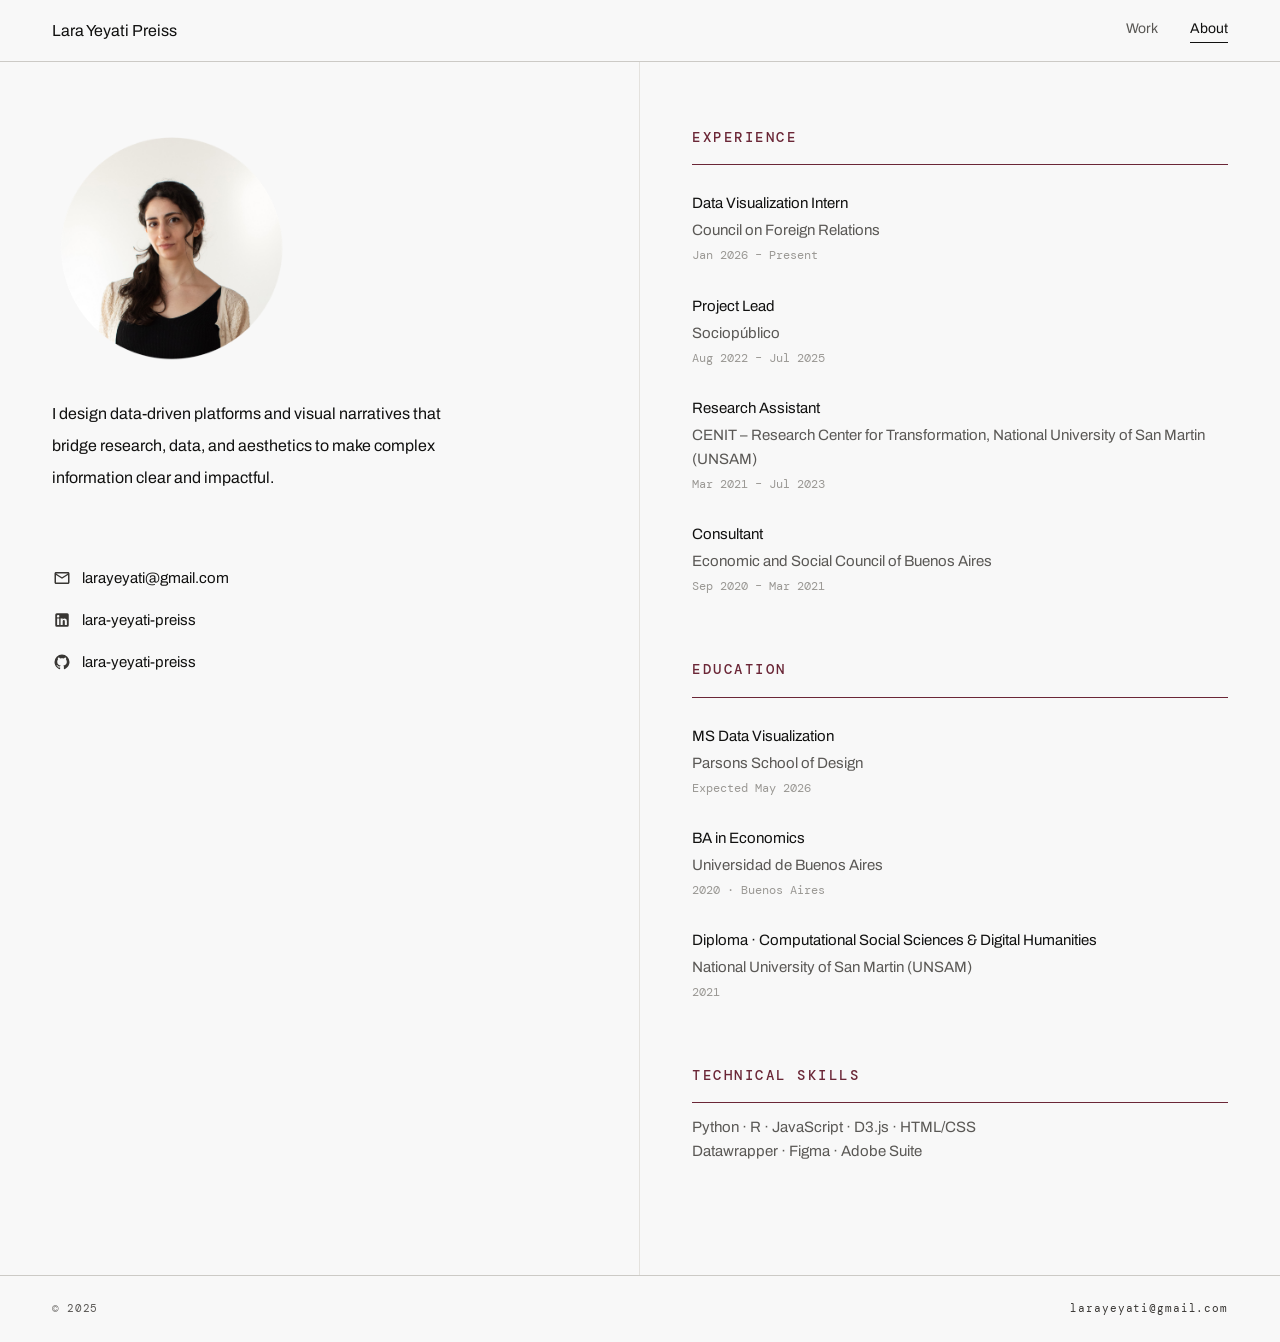
<file: about.html>
<!DOCTYPE html>
<html lang="en">
<head>
  <meta charset="UTF-8" />
  <meta name="viewport" content="width=device-width, initial-scale=1.0" />
  <title>About — Lara Yeyati Preiss</title>
  <link rel="preconnect" href="https://fonts.googleapis.com" />
  <link rel="preconnect" href="https://fonts.gstatic.com" crossorigin />
  <link href="https://fonts.googleapis.com/css2?family=Newsreader:ital,opsz,wght@0,6..72,400;0,6..72,600;1,6..72,400&family=Archivo:ital,wght@0,400;0,500;1,400&family=DM+Mono:wght@400&display=swap" rel="stylesheet" />
  <link rel="stylesheet" href="css/style.css" />
</head>
<body>

<header>
  <a class="logo" href="index.html">Lara Yeyati Preiss</a>
  <nav>
    <a href="index.html">Work</a>
    <a href="about.html" class="active">About</a>
  </nav>
</header>

<div class="about-layout">

  <div class="about-bio-col">

    <div class="about-portrait">
      <img src="images/portrait.png" alt="Lara Yeyati Preiss"
           onerror="this.parentElement.style.display='none'">
    </div>

    <p class="about-bio">
      I design data-driven platforms and visual narratives that bridge research, data, and aesthetics to make complex information clear and impactful.
<br><br>
    </p>

    <div class="about-contact">
      <a href="mailto:larayeyati@gmail.com" class="about-contact-link">
        <span class="contact-icon"><svg viewBox="0 0 24 24"><path d="M20 4H4C2.9 4 2 4.9 2 6v12c0 1.1.9 2 2 2h16c1.1 0 2-.9 2-2V6c0-1.1-.9-2-2-2zm0 2-8 5-8-5h16zm0 12H4V8l8 5 8-5v10z"/></svg></span>
        larayeyati&#64;gmail.com
      </a>
      <a href="https://www.linkedin.com/in/lara-yeyati-preiss-a7b8971a0/" target="_blank" class="about-contact-link">
        <span class="contact-icon"><svg viewBox="0 0 24 24"><path d="M19 3A2 2 0 0 1 21 5V19A2 2 0 0 1 19 21H5A2 2 0 0 1 3 19V5A2 2 0 0 1 5 3H19M18.5 18.5V13.2A3.26 3.26 0 0 0 15.24 9.94C14.39 9.94 13.4 10.46 12.92 11.24V10.13H10.13V18.5H12.92V13.57A1.46 1.46 0 0 1 14.38 12.11C15.18 12.11 15.75 12.68 15.75 13.57V18.5H18.5M6.88 8.56A1.68 1.68 0 0 0 8.56 6.88C8.56 5.95 7.81 5.19 6.88 5.19A1.69 1.69 0 0 0 5.19 6.88C5.19 7.81 5.95 8.56 6.88 8.56M8.27 18.5V10.13H5.5V18.5H8.27Z"/></svg></span>
        lara-yeyati-preiss
      </a>
      <a href="https://github.com/lara-yeyati-preiss" target="_blank" class="about-contact-link">
        <span class="contact-icon"><svg viewBox="0 0 24 24"><path d="M12 2A10 10 0 0 0 2 12c0 4.42 2.87 8.17 6.84 9.5.5.08.66-.23.66-.5v-1.69c-2.77.6-3.36-1.34-3.36-1.34-.46-1.16-1.11-1.47-1.11-1.47-.91-.62.07-.6.07-.6 1 .07 1.53 1.03 1.53 1.03.87 1.52 2.34 1.07 2.91.83.09-.65.35-1.09.63-1.34-2.22-.25-4.55-1.11-4.55-4.92 0-1.11.38-2 1.03-2.71-.1-.25-.45-1.29.1-2.64 0 0 .84-.27 2.75 1.02.79-.22 1.65-.33 2.5-.33.85 0 1.71.11 2.5.33 1.91-1.29 2.75-1.02 2.75-1.02.55 1.35.2 2.39.1 2.64.65.71 1.03 1.6 1.03 2.71 0 3.82-2.34 4.66-4.57 4.91.36.31.69.92.69 1.85V21c0 .27.16.59.67.5C19.14 20.16 22 16.42 22 12A10 10 0 0 0 12 2z"/></svg></span>
        lara-yeyati-preiss
      </a>
    </div>
  </div>

  <div class="about-cv-col">

    <div class="cv-block">
      <div class="cv-head">Experience</div>
      <div class="cv-item">
        <div class="cv-item-sub">Data Visualization Intern</div>
        <div class="cv-item-title">Council on Foreign Relations</div>
        <div class="cv-item-date">Jan 2026 &#8211; Present</div>
      </div>
      <div class="cv-item">
        <div class="cv-item-sub">Project Lead</div>
        <div class="cv-item-title">Sociopúblico</div>
        <div class="cv-item-date">Aug 2022 &#8211; Jul 2025</div>
      </div>
      <div class="cv-item">
        <div class="cv-item-sub">Research Assistant</div>
        <div class="cv-item-title">CENIT &#8211; Research Center for Transformation, National University of San Martin (UNSAM)</div>
        <div class="cv-item-date">Mar 2021 &#8211; Jul 2023</div>
      </div>
      <div class="cv-item">
        <div class="cv-item-sub">Consultant</div>
        <div class="cv-item-title">Economic and Social Council of Buenos Aires</div>
        <div class="cv-item-date">Sep 2020 &#8211; Mar 2021</div>
      </div>
    </div>

    <div class="cv-block">
      <div class="cv-head">Education</div>
      <div class="cv-item">
        <div class="cv-item-sub">MS Data Visualization</div>
        <div class="cv-item-title">Parsons School of Design</div>
        <div class="cv-item-date">Expected May 2026</div>
      </div>
      <div class="cv-item">
        <div class="cv-item-sub">BA in Economics</div>
        <div class="cv-item-title">Universidad de Buenos Aires</div>
        <div class="cv-item-date">2020 &#183; Buenos Aires</div>
      </div>
      <div class="cv-item">
        <div class="cv-item-sub">Diploma &#183; Computational Social Sciences &amp; Digital Humanities</div>
        <div class="cv-item-title">National University of San Martin (UNSAM)</div>
        <div class="cv-item-date">2021</div>
      </div>
    </div>
    <div class="cv-block">
      <div class="cv-head">Technical Skills</div>
      <div class="cv-item-title">Python · R · JavaScript · D3.js · HTML/CSS</div>
      <div class="cv-item-title">Datawrapper · Figma · Adobe Suite</div>
      </div>
    </div>
 
  </div>
</div>
  </div>
</div>

<footer>
  <span class="footer-year">&#169; 2025</span>
  <a href="mailto:larayeyati@gmail.com" class="footer-email">larayeyati&#64;gmail.com</a>
</footer>

</body>
</html>
</file>
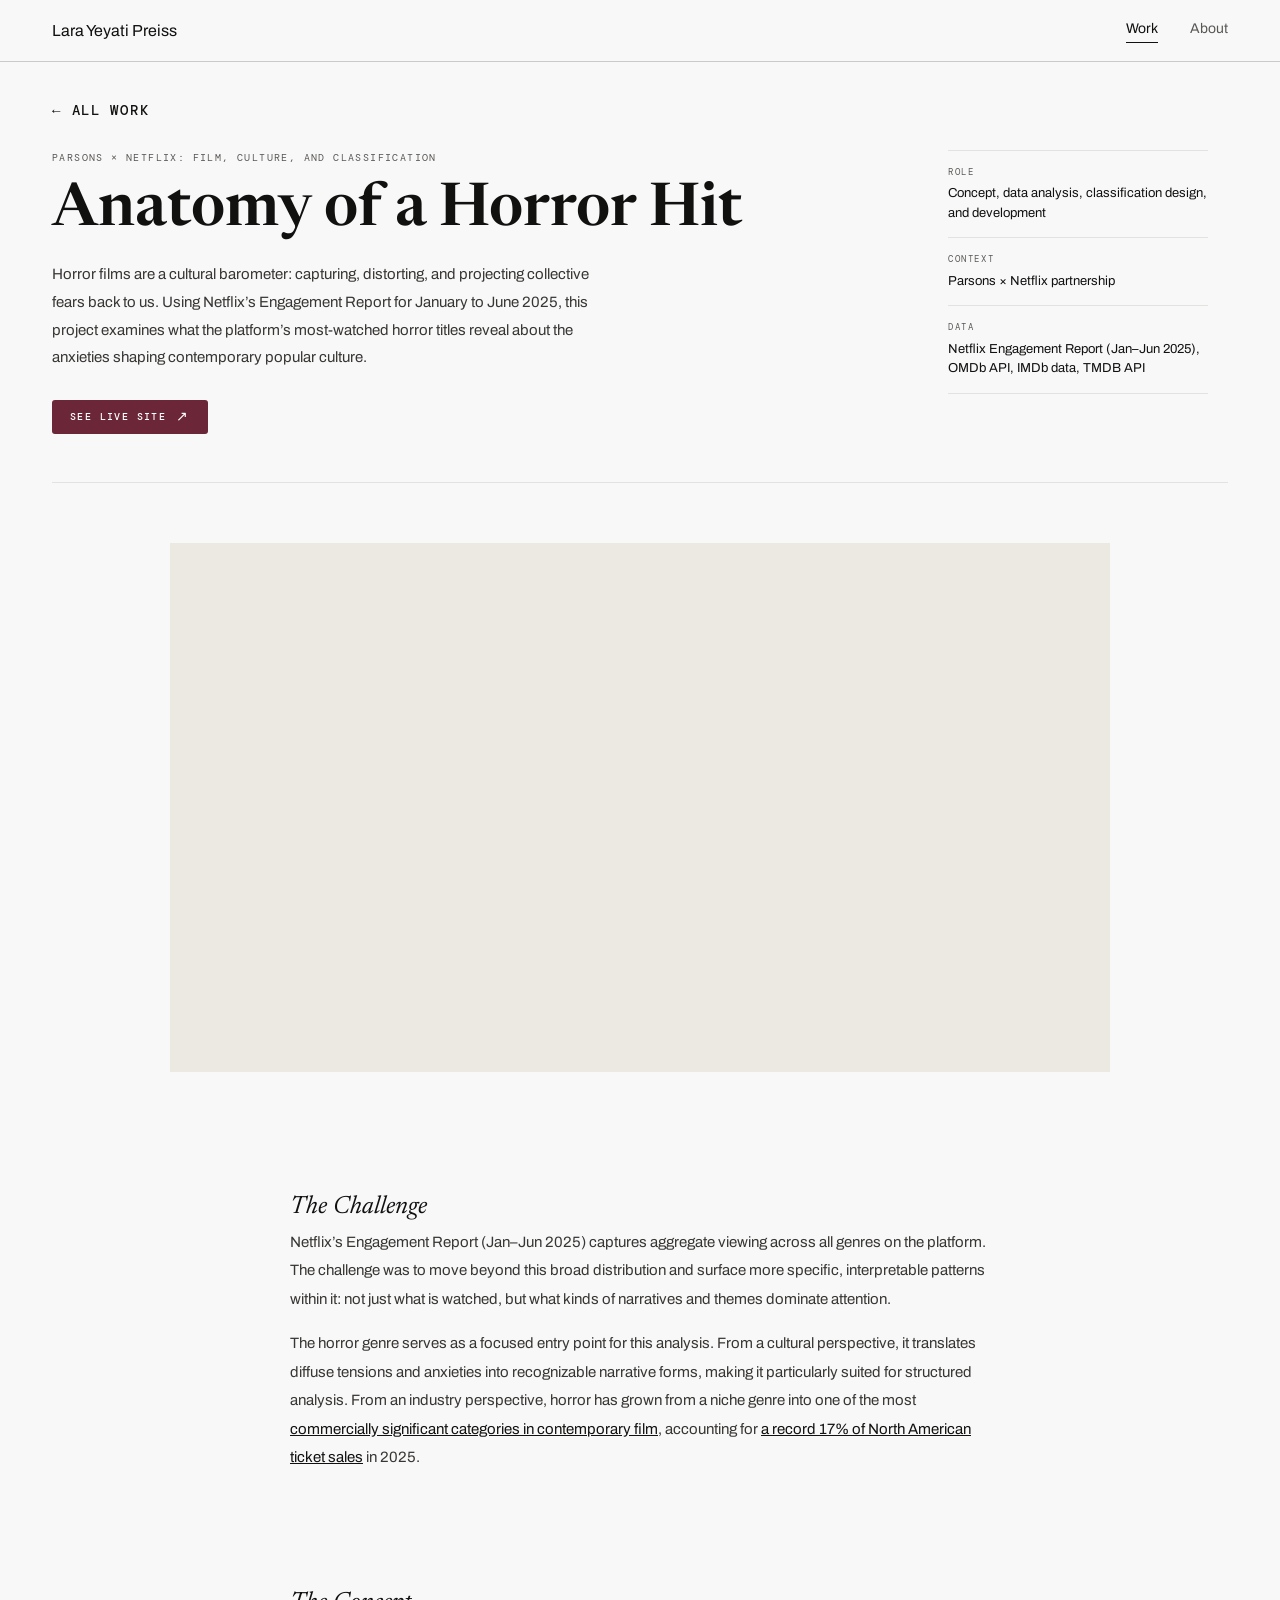
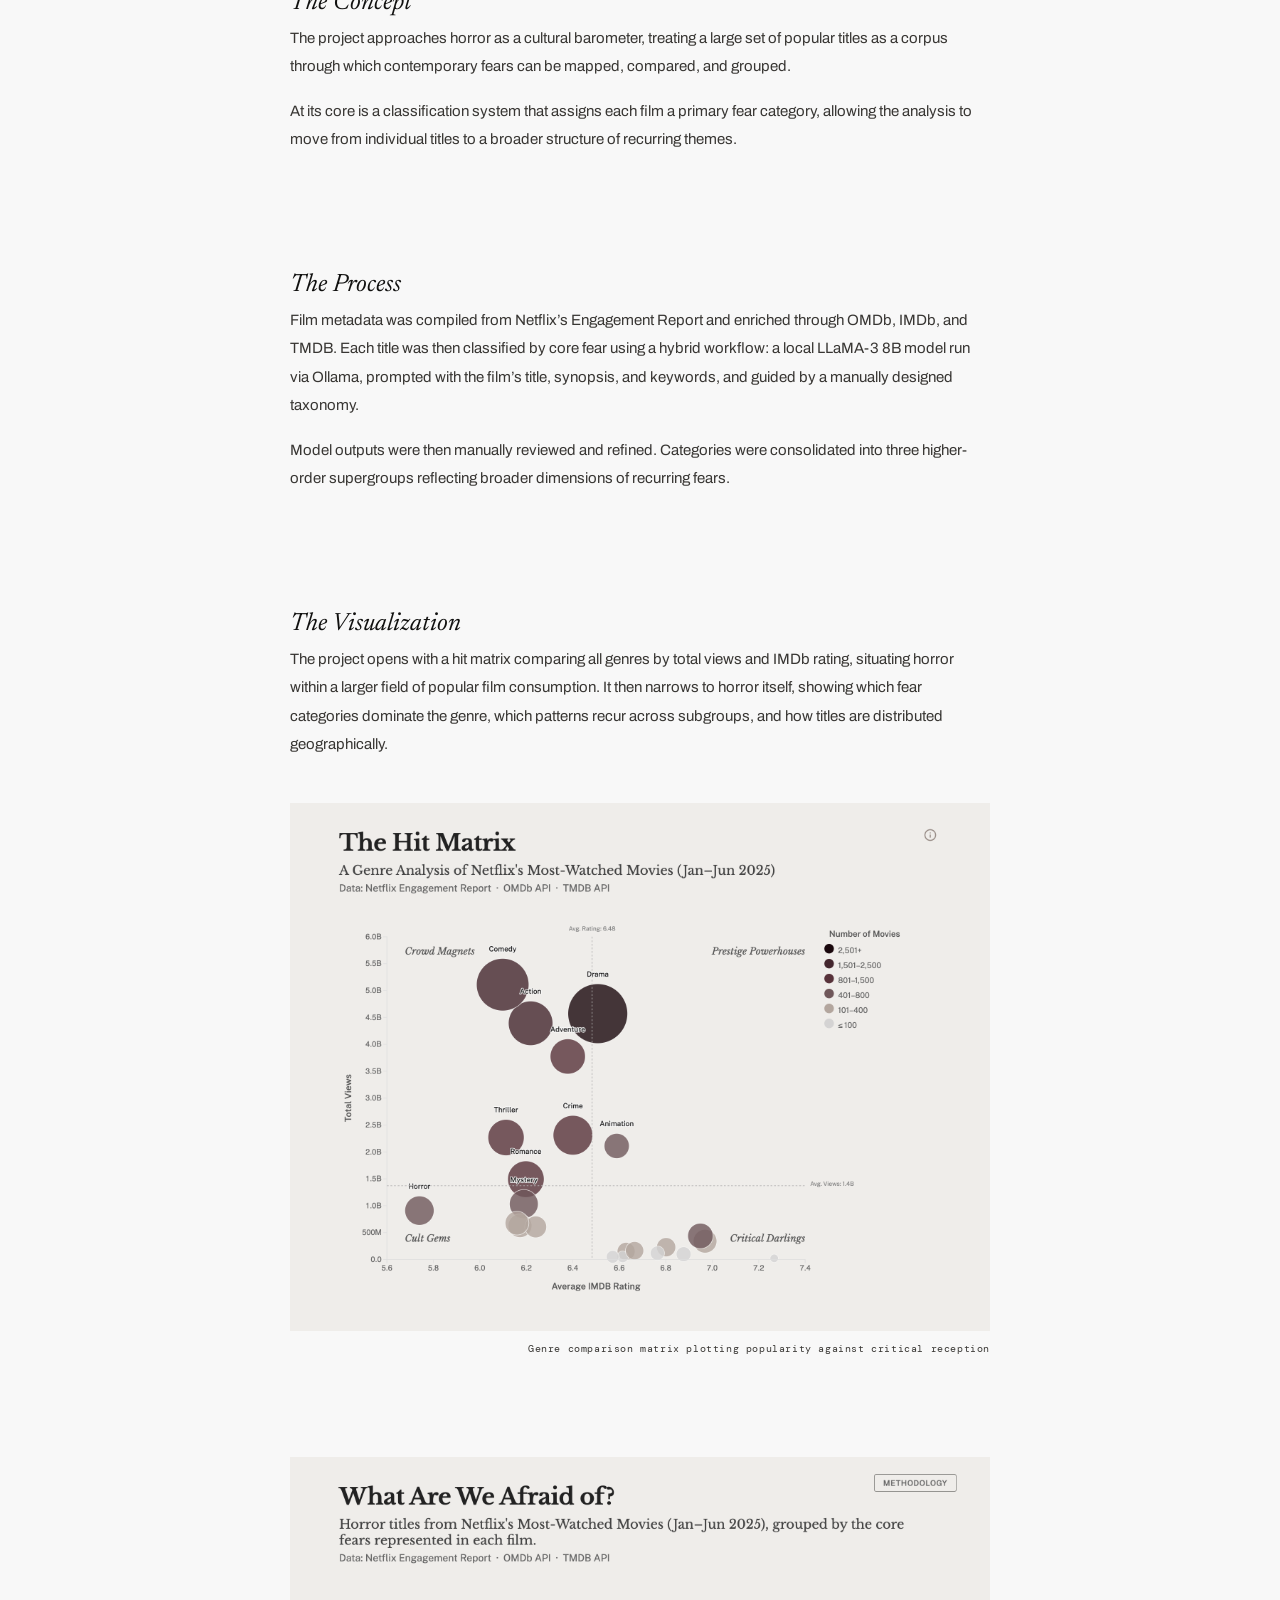
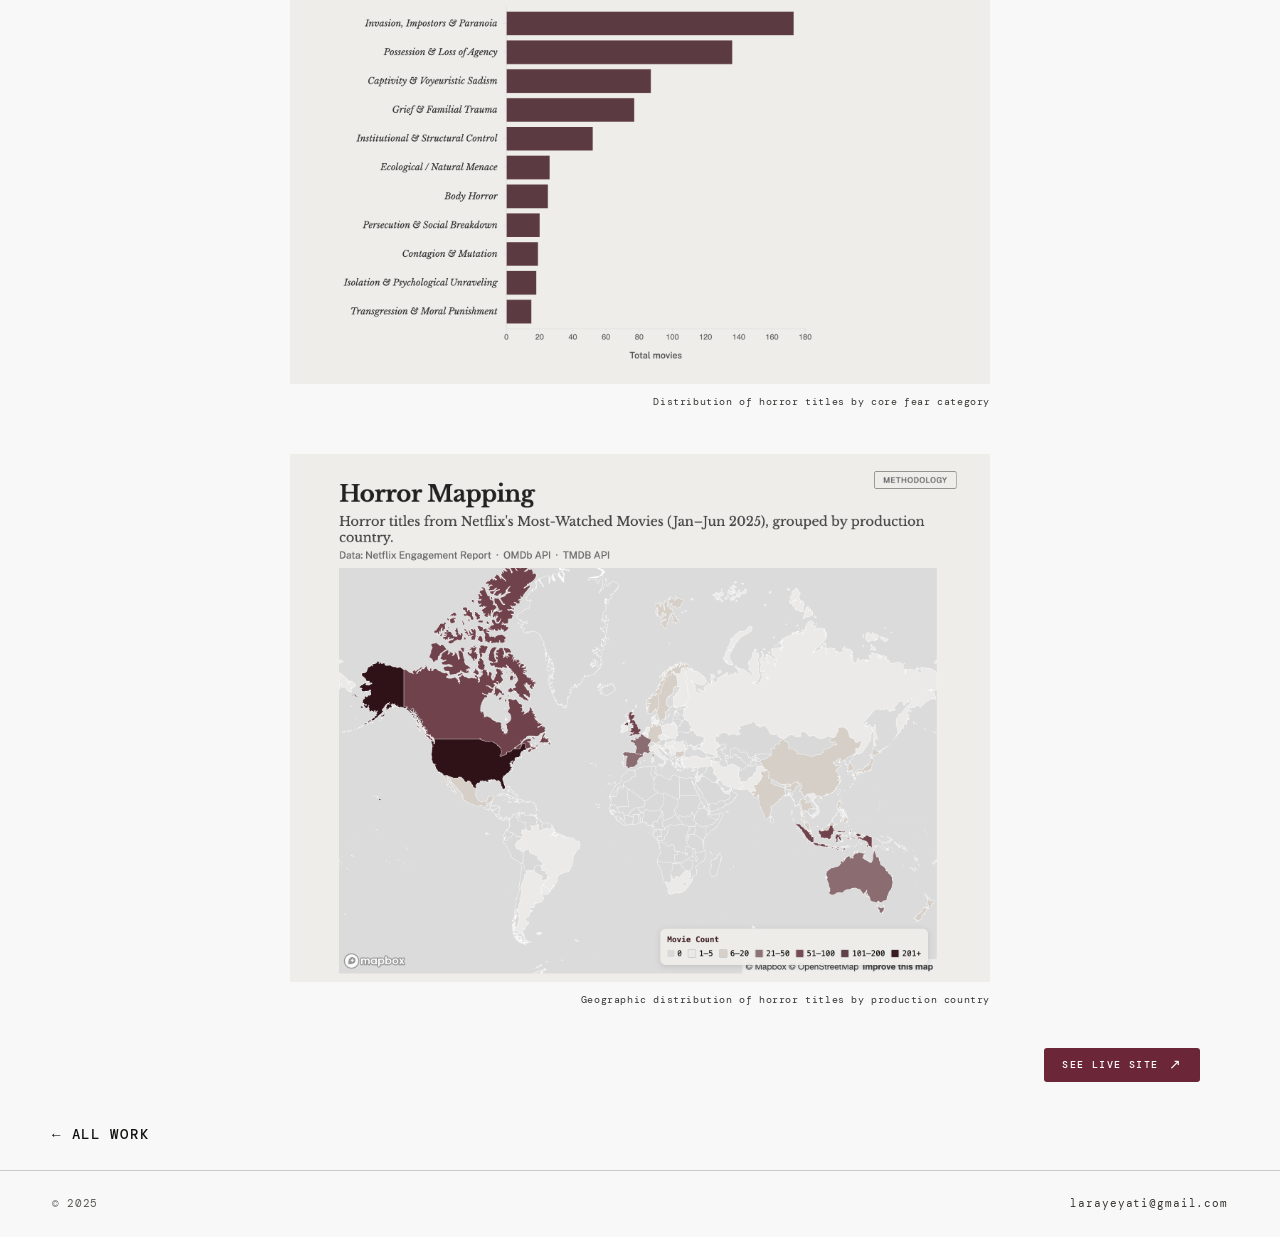
<file: project-horror.html>
<!DOCTYPE html>
<html lang="en">
<head>
  <meta charset="UTF-8" />
  <meta name="viewport" content="width=device-width, initial-scale=1.0" />
  <title>Anatomy of a Horror Hit — Lara Yeyati Preiss</title>
  <link rel="preconnect" href="https://fonts.googleapis.com" />
  <link rel="preconnect" href="https://fonts.gstatic.com" crossorigin />
  <link href="https://fonts.googleapis.com/css2?family=Newsreader:ital,opsz,wght@0,6..72,400;0,6..72,600;1,6..72,400&family=Archivo:ital,wght@0,400;0,500;1,400&family=DM+Mono:wght@400&display=swap" rel="stylesheet" />
  <link rel="stylesheet" href="css/style.css" />
</head>
<body>

  <header>
    <a class="logo" href="index.html">Lara Yeyati Preiss</a>
    <nav>
      <a href="index.html" class="active">Work</a>
      <a href="about.html">About</a>
    </nav>
  </header>

  <div class="proj-back-top">
    <a class="proj-back" href="index.html">&#8592; All work</a>
  </div>

  <div class="proj-header">
    <div>
      <div class="proj-context">Parsons × Netflix: Film, Culture, and Classification</div>
      <h1 class="proj-title">Anatomy of a Horror Hit</h1>
      <p class="proj-summary">
        Horror films are a cultural barometer: capturing, distorting, and projecting collective fears back to us. Using Netflix’s Engagement Report for January to June 2025, this project examines what the platform’s most-watched horror titles reveal about the anxieties shaping contemporary popular culture.
      </p>
      <a class="proj-live-btn" href="https://lara-yeyati-preiss.github.io/anatomy-of-a-horror-hit/" target="_blank">
        See live site <span class="proj-live-arrow">&#8599;</span>
      </a>
    </div>

    <div class="proj-meta-sidebar">
      <div class="proj-meta-item">
        <div class="proj-meta-label">Role</div>
        <div class="proj-meta-value">Concept, data analysis, classification design, and development</div>
      </div>
      <div class="proj-meta-item">
        <div class="proj-meta-label">Context</div>
        <div class="proj-meta-value">Parsons × Netflix partnership</div>
      </div>
      <div class="proj-meta-item">
        <div class="proj-meta-label">Data</div>
        <div class="proj-meta-value">Netflix Engagement Report (Jan–Jun 2025), OMDb API, IMDb data, TMDB API</div>
      </div>
    </div>
  </div>

  <div class="proj-header-divider"></div>

  <div class="proj-video-section">
    <div class="proj-video-container proj-video-container--vimeo-large">
      <div class="video-ratio video-ratio--clean" id="horror-player-wrap">
        <iframe
          id="horror-vimeo"
          src="https://player.vimeo.com/video/1176943227?badge=0&autopause=0&player_id=0&app_id=58479&autoplay=1&muted=1&loop=1&title=0&byline=0&portrait=0"
          frameborder="0"
          allow="autoplay; fullscreen; picture-in-picture; clipboard-write; encrypted-media; web-share"
          referrerpolicy="strict-origin-when-cross-origin"
          title="anatomy-of-a-horror-hit">
        </iframe>
      </div>
    </div>
  </div>

  <script src="https://player.vimeo.com/api/player.js"></script>

<div class="proj-section">
  <div class="proj-section-title">The Challenge</div>
  <div class="proj-section-body">
    <p>
      Netflix’s Engagement Report (Jan–Jun 2025) captures aggregate viewing across all genres on the platform. The challenge was to move beyond this broad distribution and surface more specific, interpretable patterns within it: not just what is watched, but what kinds of narratives and themes dominate attention.
    </p>
    <p>
    The horror genre serves as a focused entry point for this analysis. From a cultural perspective, it translates diffuse tensions and anxieties into recognizable narrative forms, making it particularly suited for structured analysis. From an industry perspective, horror has grown from a niche genre into one of the most <a href="https://www.washingtonpost.com/entertainment/movies/2024/08/01/horror-movies-growing-genre/" target="_blank">commercially significant categories in contemporary film</a>, accounting for <a href="https://www.reuters.com/business/media-telecom/studios-bet-horror-films-reanimate-cinemas-2025-07-05" target="_blank">a record 17% of North American ticket sales</a> in 2025.</p>
  </div>
</div>

  <div class="proj-section">
    <div class="proj-section-title">The Concept</div>
    <div class="proj-section-body">
      <p>
        The project approaches horror as a cultural barometer, treating a large set of popular titles as a corpus through which contemporary fears can be mapped, compared, and grouped.
      </p>
      <p>
        At its core is a classification system that assigns each film a primary fear category, allowing the analysis to move from individual titles to a broader structure of recurring themes.
      </p>
    </div>
  </div>

  <div class="proj-section">
    <div class="proj-section-title">The Process</div>
    <div class="proj-section-body">
      <p>
        Film metadata was compiled from Netflix’s Engagement Report and enriched through OMDb, IMDb, and TMDB. Each title was then classified by core fear using a hybrid workflow: a local LLaMA-3 8B model run via Ollama, prompted with the film’s title, synopsis, and keywords, and guided by a manually designed taxonomy.
      </p>
      <p>
        Model outputs were then manually reviewed and refined. Categories were consolidated into three higher-order supergroups reflecting broader dimensions of recurring fears.
      </p>
    </div>
  </div>


  <div class="proj-section">
    <div class="proj-section-title">The Visualization</div>
    <div class="proj-section-body">
      <p>
        The project opens with a hit matrix comparing all genres by total views and IMDb rating, situating horror within a larger field of popular film consumption. It then narrows to horror itself, showing which fear categories dominate the genre, which patterns recur across subgroups, and how titles are distributed geographically.
      </p>
    </div>

    <div class="section-img-full section-img-full--small">
        <img src="images/horror-matrix.png" alt="Genre comparison matrix of Netflix's most-watched films"
            onerror="this.style.display='none';this.nextElementSibling.style.display='flex'">
        <div class="section-img-full-ph" style="display:none;">Genre comparison matrix</div>
      </div>

      <div class="img-caption img-caption--small">
        Genre comparison matrix plotting popularity against critical reception
      </div>
    </div>

    <div class="section-img-full section-img-full--small">
      <img src="images/horror-fears.png" alt="Distribution of horror titles by core fear"
           onerror="this.style.display='none';this.nextElementSibling.style.display='flex'">
      <div class="section-img-full-ph" style="display:none;">Fear distribution chart</div>
    </div>

    <div class="img-caption img-caption--small">
      Distribution of horror titles by core fear category
    </div>
  </div>

    <div class="section-img-full section-img-full--small">
      <img src="images/horror-map.png" alt="Geographic distribution of horror film production countries"
           onerror="this.style.display='none';this.nextElementSibling.style.display='flex'">
      <div class="section-img-full-ph" style="display:none;">Horror production map</div>
    </div>

    <div class="img-caption img-caption--small">
      Geographic distribution of horror titles by production country
    </div>

    <div class="proj-live-wrap proj-live-wrap--hero proj-live-wrap--bottom">
      <a class="proj-live-btn" href="https://lara-yeyati-preiss.github.io/anatomy-of-a-horror-hit/" target="_blank">
        See live site <span class="proj-live-arrow">&#8599;</span>
      </a>
    </div>
  </div>

  <div class="proj-back-bottom">
    <a class="proj-back" href="index.html">&#8592; All work</a>
  </div>

  <footer>
    <span class="footer-year">&#169; 2025</span>
    <a href="mailto:larayeyati@gmail.com" class="footer-email">larayeyati&#64;gmail.com</a>
  </footer>

  <script src="js/main.js"></script>
</body>
</html>
</file>
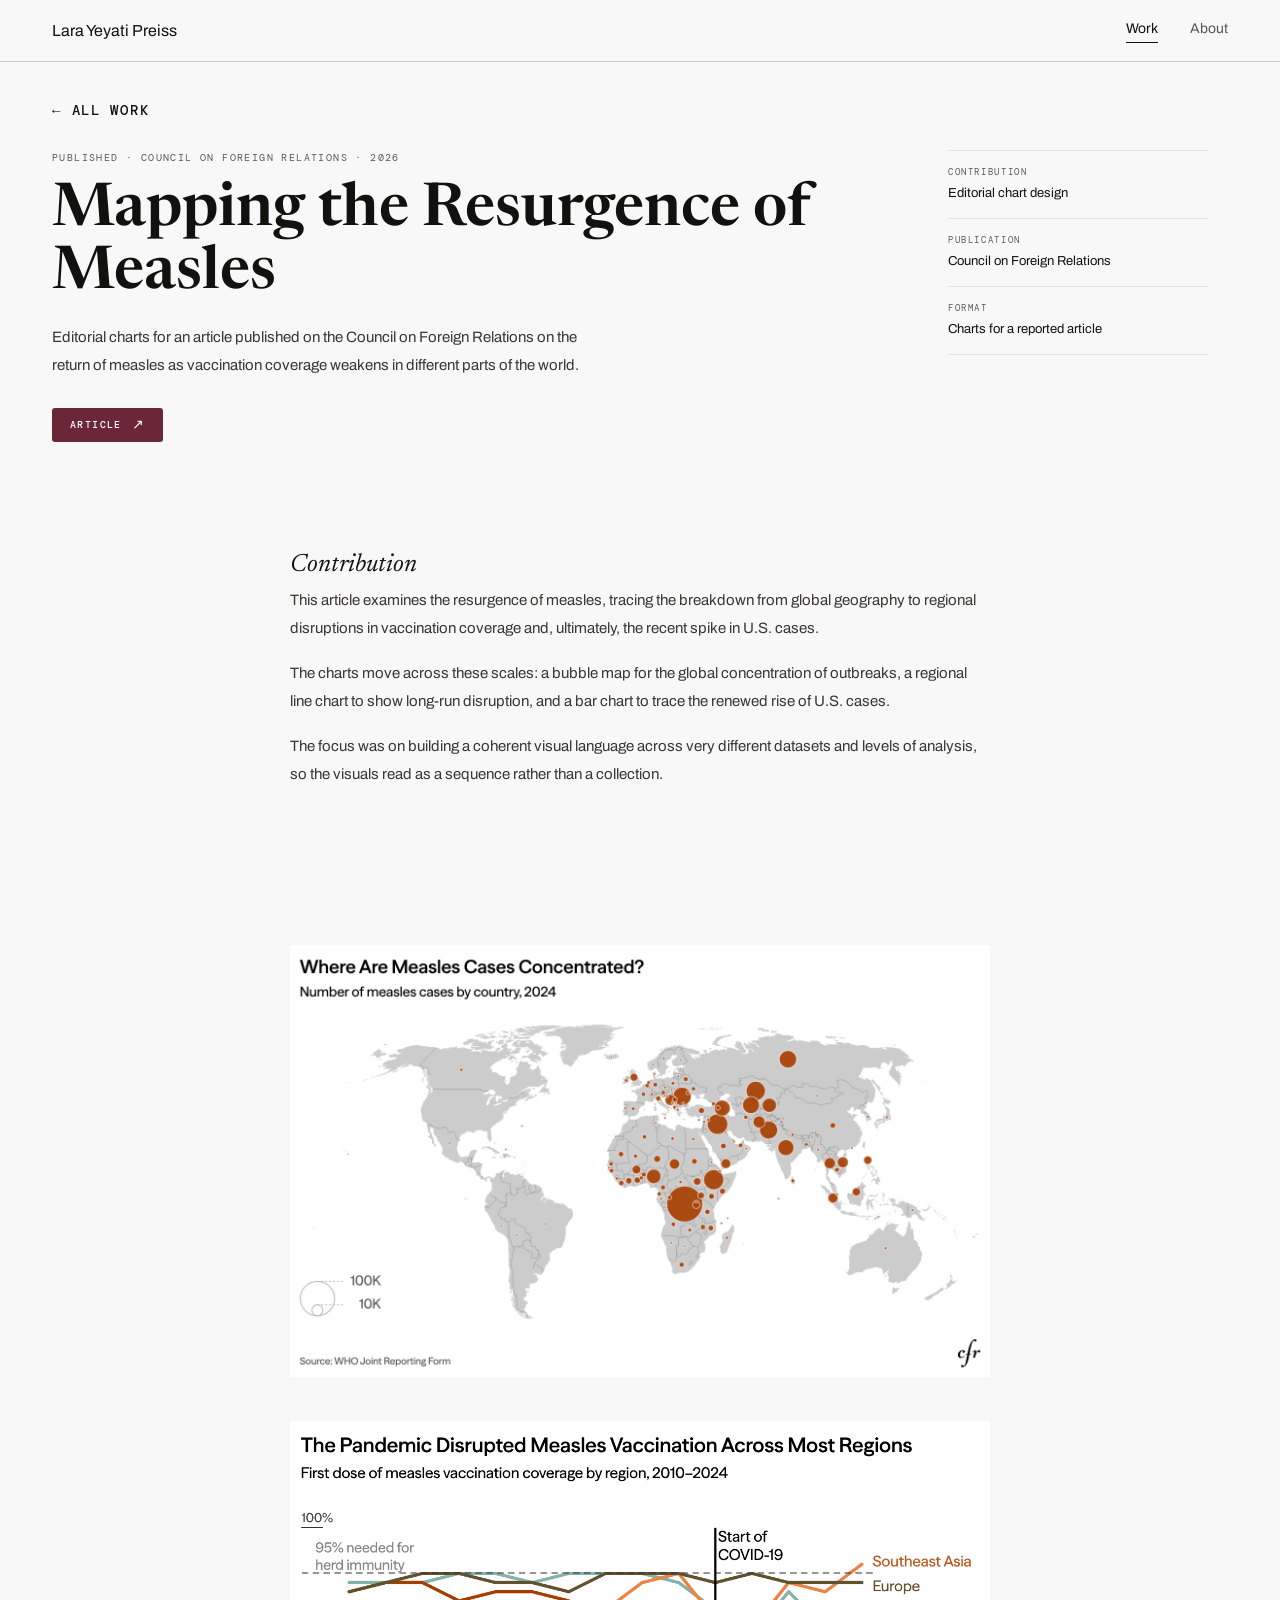
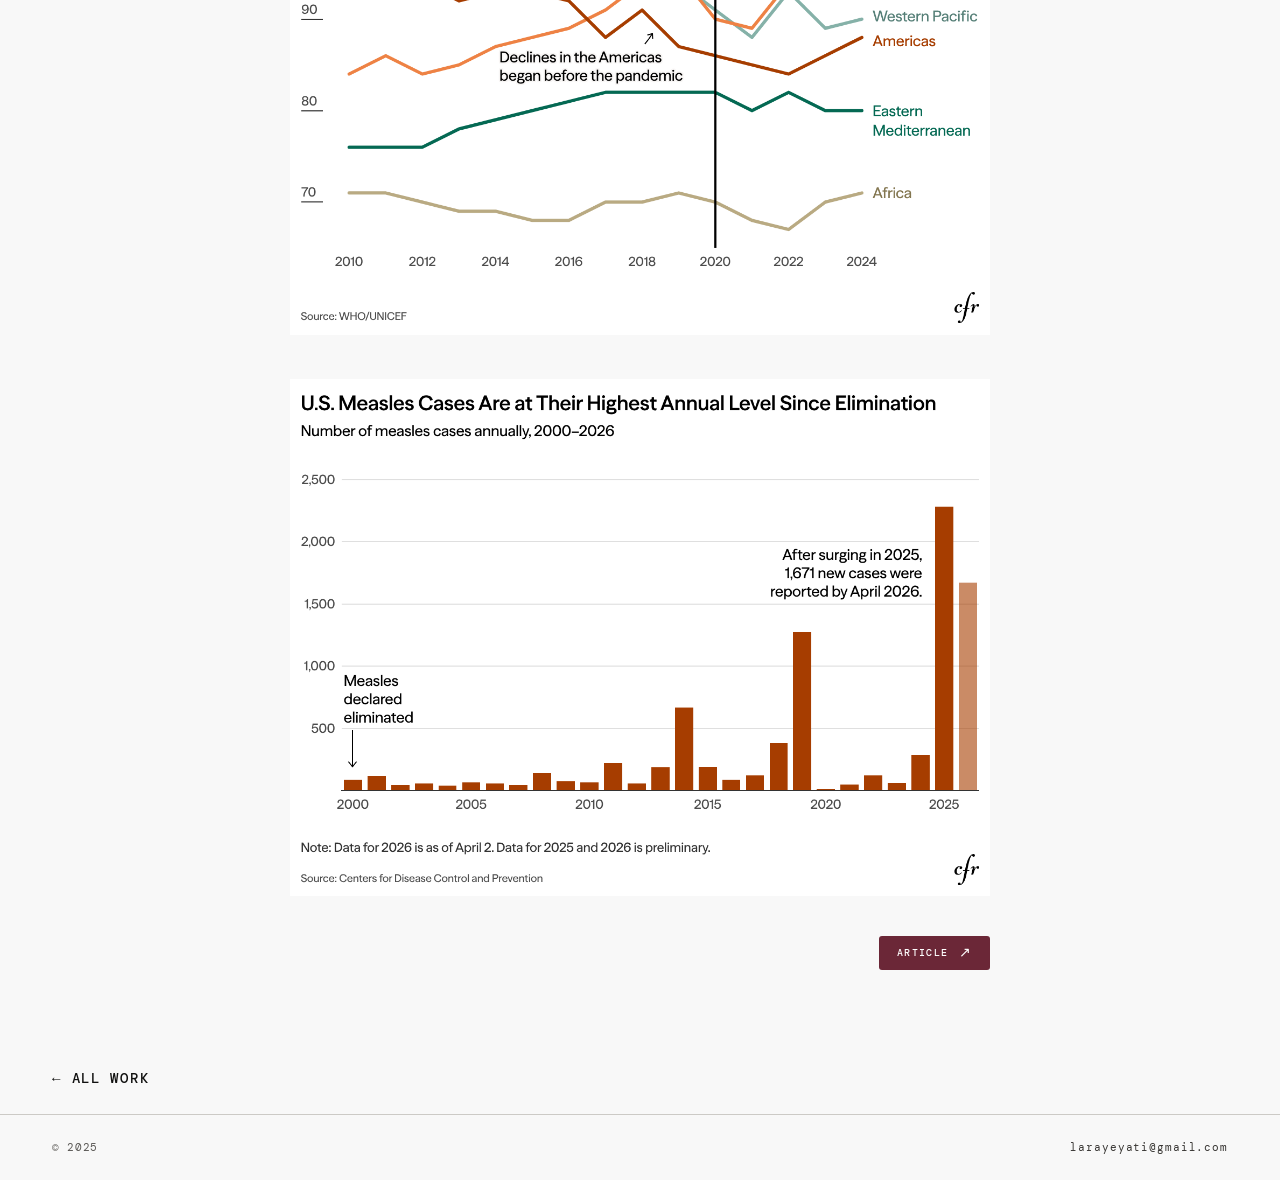
<file: project-measles-cfr.html>
<!DOCTYPE html>
<html lang="en">
<head>
  <meta charset="UTF-8" />
  <meta name="viewport" content="width=device-width, initial-scale=1.0" />
  <title>Mapping the Resurgence of Measles — Lara Yeyati Preiss</title>
  <link rel="preconnect" href="https://fonts.googleapis.com" />
  <link rel="preconnect" href="https://fonts.gstatic.com" crossorigin />
  <link href="https://fonts.googleapis.com/css2?family=Newsreader:ital,opsz,wght@0,6..72,400;0,6..72,600;1,6..72,400&family=Archivo:ital,wght@0,400;0,500;1,400&family=DM+Mono:wght@400&display=swap" rel="stylesheet" />
  <link rel="stylesheet" href="css/style.css" />
</head>
<body>

<header>
  <a class="logo" href="index.html">Lara Yeyati Preiss</a>
  <nav>
    <a href="index.html" class="active">Work</a>
    <a href="about.html">About</a>
  </nav>
</header>

<div class="proj-back-top">
  <a class="proj-back" href="index.html">&#8592; All work</a>
</div>

<div class="proj-header proj-header--published">
  <div>
    <div class="proj-context">Published · Council on Foreign Relations · 2026</div>
    <h1 class="proj-title">Mapping the Resurgence of Measles</h1>
    <p class="proj-summary">
      Editorial charts for an article published on the Council on Foreign Relations on the return of measles as vaccination coverage weakens in different parts of the world.
    </p>
    <a class="proj-live-btn" href="https://www.cfr.org/articles/many-countries-eliminated-measles-why-is-it-coming-back-in-the-u-s-and-globally" target="_blank" rel="noopener noreferrer">
      Article <span class="proj-live-arrow">&#8599;</span>
    </a>
  </div>

  <div class="proj-meta-sidebar">
    <div class="proj-meta-item">
      <div class="proj-meta-label">Contribution</div>
      <div class="proj-meta-value">Editorial chart design</div>
    </div>
    <div class="proj-meta-item">
      <div class="proj-meta-label">Publication</div>
      <div class="proj-meta-value">Council on Foreign Relations</div>
    </div>
    <div class="proj-meta-item">
      <div class="proj-meta-label">Format</div>
      <div class="proj-meta-value">Charts for a reported article</div>
    </div>
  </div>
</div>
<div class="proj-section">
  <div class="proj-section-title">Contribution</div>
  <div class="proj-section-body">
<p>
  This article examines the resurgence of measles, tracing the breakdown from global geography to regional disruptions in vaccination coverage and, ultimately, the recent spike in U.S. cases.
</p>
<p>
  The charts move across these scales: a bubble map for the global concentration of outbreaks, a regional line chart to show long-run disruption, and a bar chart to trace the renewed rise of U.S. cases.
</p>
<p>
  The focus was on building a coherent visual language across very different datasets and levels of analysis, so the visuals read as a sequence rather than a collection.
</p>
  </div>
</div>
<div class="proj-section">
  <div class="section-img-full section-img-full--small">
    <img src="images/measles_map.png" alt="Bubble map showing number of measles cases by country in 2024"
         onerror="this.style.display='none';this.nextElementSibling.style.display='flex'">
    <div class="section-img-full-ph" style="display:none;">Measles cases map</div>
  </div>

  <div class="section-img-full section-img-full--small">
    <img src="images/measles_lines.png" alt="Regional line chart showing the pandemic's disruption of measles vaccination coverage"
         onerror="this.style.display='none';this.nextElementSibling.style.display='flex'">
    <div class="section-img-full-ph" style="display:none;">Regional measles coverage lines</div>
  </div>

  <div class="section-img-full section-img-full--small">
    <img src="images/measles_bars.png" alt="Bar chart showing U.S. measles cases at their highest annual level since elimination"
         onerror="this.style.display='none';this.nextElementSibling.style.display='flex'">
    <div class="section-img-full-ph" style="display:none;">U.S. measles cases bar chart</div>
  </div>

  <div class="proj-live-wrap proj-live-wrap--small proj-live-wrap--bottom">
    <a class="proj-live-btn" href="https://www.cfr.org/articles/many-countries-eliminated-measles-why-is-it-coming-back-in-the-u-s-and-globally" target="_blank" rel="noopener noreferrer">
      Article <span class="proj-live-arrow">&#8599;</span>
    </a>
  </div>
</div>

<div class="proj-back-bottom">
  <a class="proj-back" href="index.html">&#8592; All work</a>
</div>

<footer>
  <span class="footer-year">&#169; 2025</span>
  <a href="mailto:larayeyati@gmail.com" class="footer-email">larayeyati&#64;gmail.com</a>
</footer>

</body>
</html>
</file>
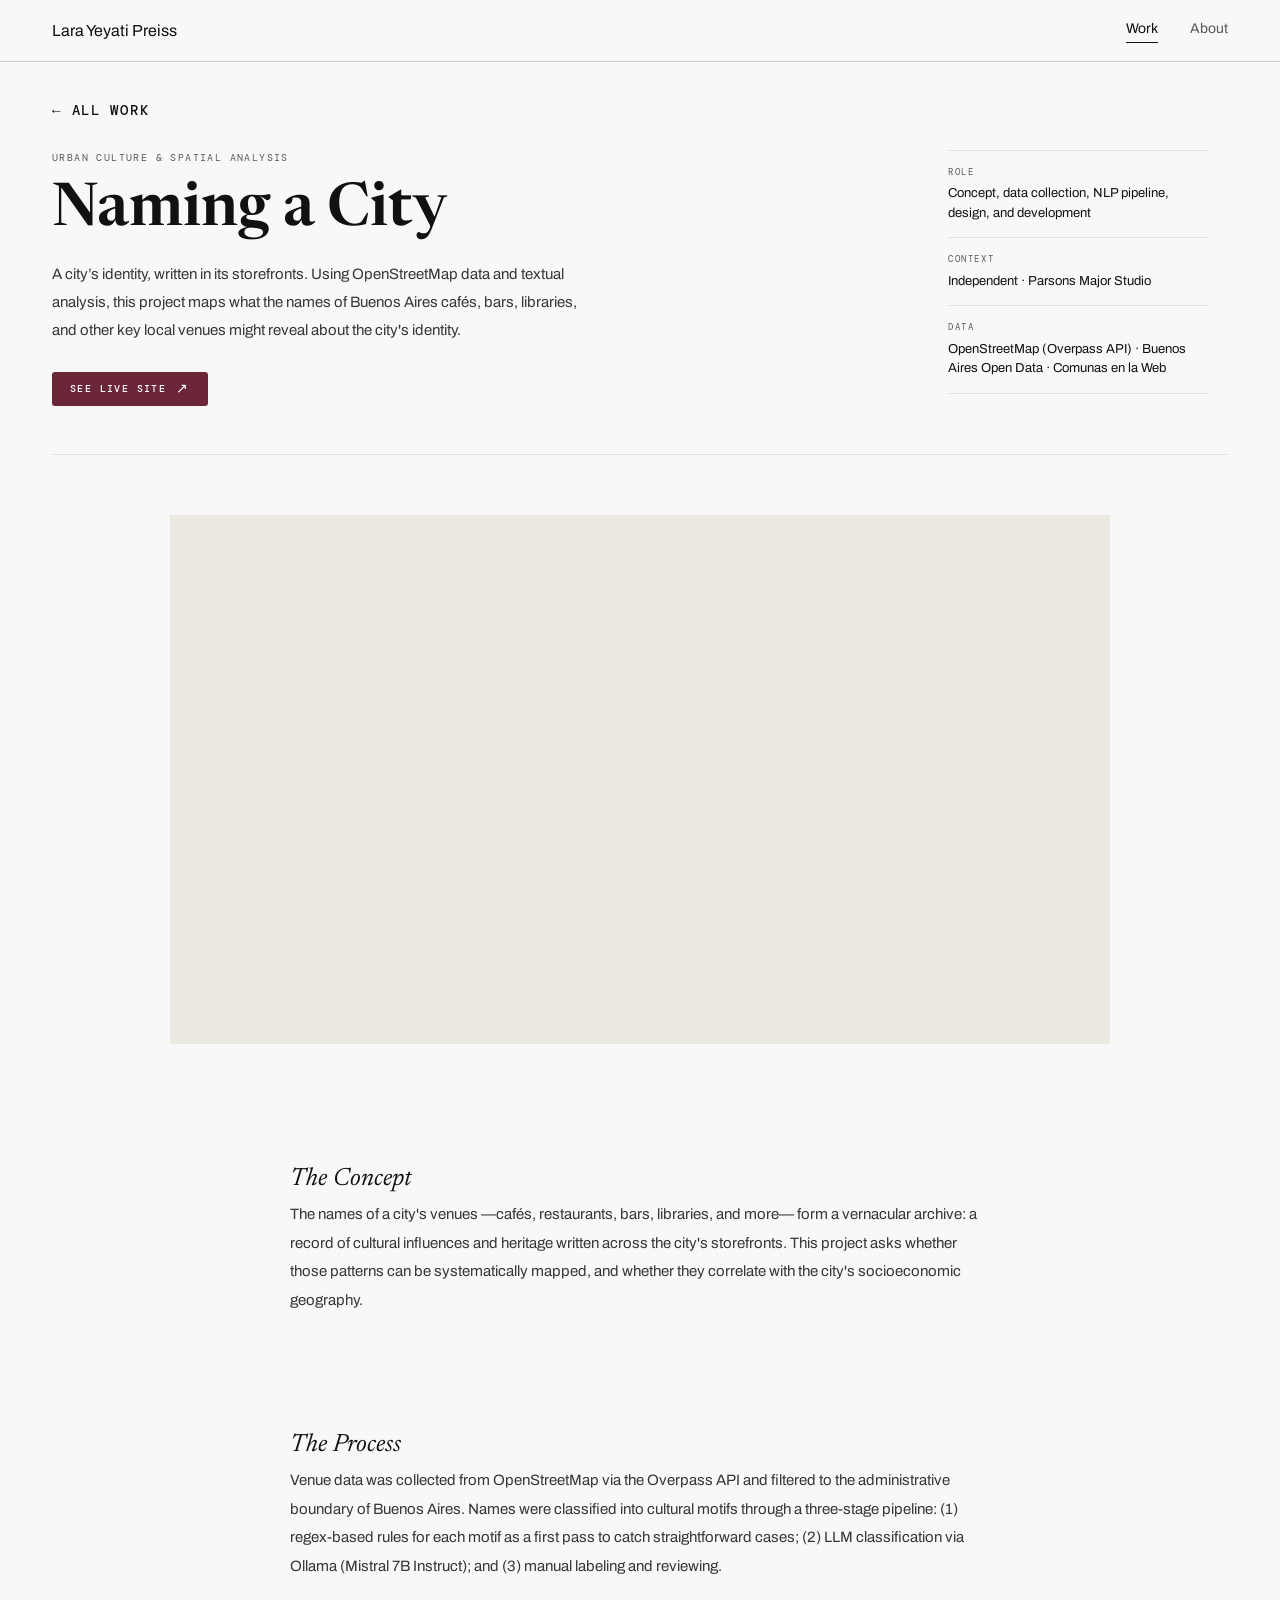
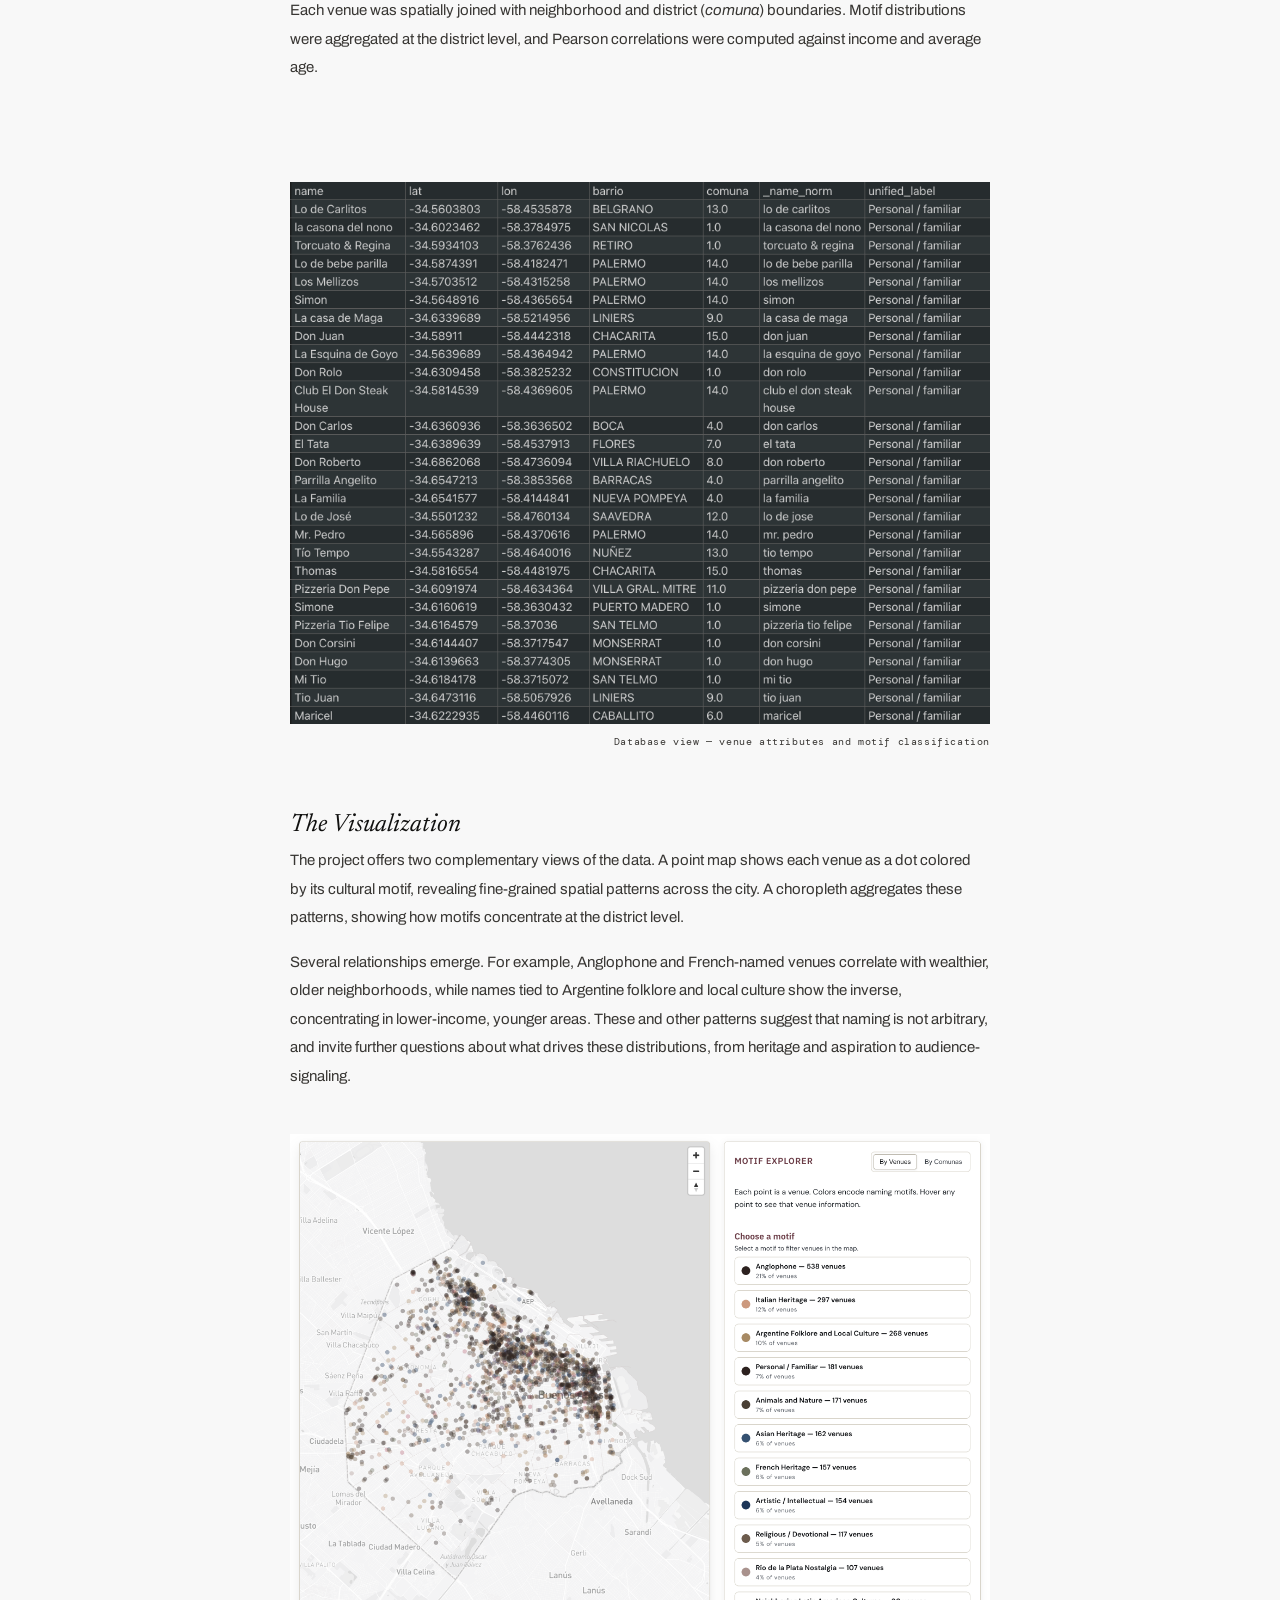
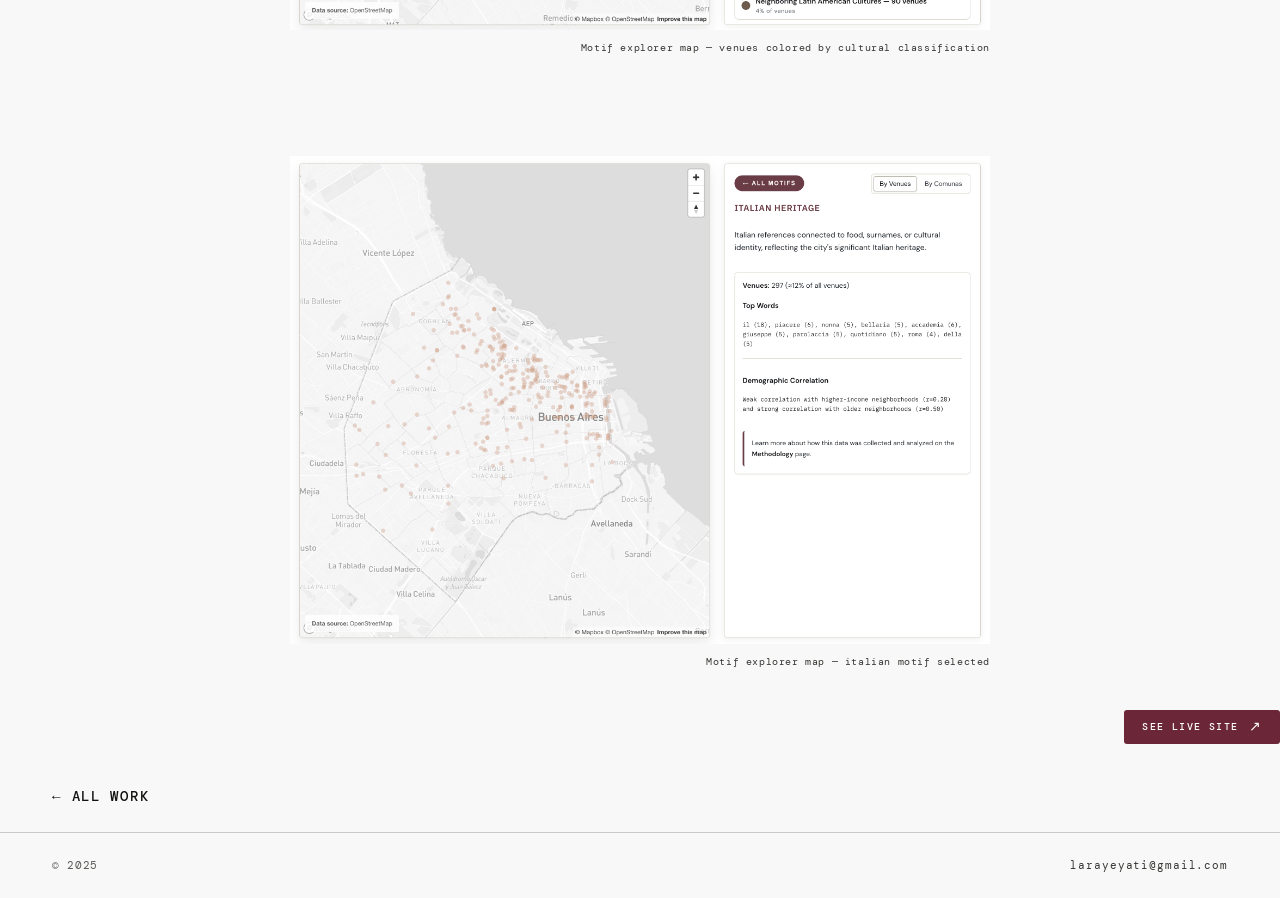
<file: project-naming.html>
<!DOCTYPE html>
<html lang="en">
<head>
  <meta charset="UTF-8" />
  <meta name="viewport" content="width=device-width, initial-scale=1.0" />
  <title>Naming a City — Lara Yeyati Preiss</title>

  <link rel="preconnect" href="https://fonts.googleapis.com" />
  <link rel="preconnect" href="https://fonts.gstatic.com" crossorigin />
  <link href="https://fonts.googleapis.com/css2?family=Newsreader:ital,opsz,wght@0,6..72,400;0,6..72,600;1,6..72,400&family=Archivo:ital,wght@0,400;0,500;1,400&family=DM+Mono:wght@400&display=swap" rel="stylesheet" />

  <link rel="stylesheet" href="css/style.css" />
</head>

<body>

  <header>
    <a class="logo" href="index.html">Lara Yeyati Preiss</a>
    <nav>
      <a href="index.html" class="active">Work</a>
      <a href="about.html">About</a>
    </nav>
  </header>

  <div class="proj-back-top">
    <a class="proj-back" href="index.html">&#8592; All work</a>
  </div>

  <div class="proj-header">
    <div>
      <div class="proj-context">Urban Culture & Spatial Analysis</div>

      <h1 class="proj-title">Naming a City</h1>

      <p class="proj-summary">
        A city’s identity, written in its storefronts. Using OpenStreetMap data and textual analysis, this project maps what the names of Buenos Aires cafés, bars, libraries, and other key local venues might reveal about the city's identity.
      </p>

      <a class="proj-live-btn" href="https://lara-yeyati-preiss.github.io/naming_a_city/index.html" target="_blank">
        See live site <span class="proj-live-arrow">&#8599;</span>
      </a>
    </div>

    <div class="proj-meta-sidebar">
      <div class="proj-meta-item">
        <div class="proj-meta-label">Role</div>
        <div class="proj-meta-value">Concept, data collection, NLP pipeline, design, and development</div>
      </div>

      <div class="proj-meta-item">
        <div class="proj-meta-label">Context</div>
        <div class="proj-meta-value">Independent · Parsons Major Studio</div>
      </div>

      <div class="proj-meta-item">
        <div class="proj-meta-label">Data</div>
        <div class="proj-meta-value">
          OpenStreetMap (Overpass API) · Buenos Aires Open Data · Comunas en la Web
        </div>
      </div>
    </div>
  </div>

  <div class="proj-header-divider"></div>

  <div class="proj-video-section">
    <div class="proj-video-container proj-video-container--vimeo-large">
      <div class="video-ratio video-ratio--clean">
        <iframe
          src="https://player.vimeo.com/video/1177128326?badge=0&autopause=0&player_id=0&app_id=58479&autoplay=1&muted=1&loop=1&title=0&byline=0&portrait=0"
          frameborder="0"
          allow="autoplay; fullscreen; picture-in-picture"
          title="Naming a City">
        </iframe>
      </div>
    </div>
  </div>

  <div class="proj-section">
    <div class="proj-section-title">The Concept</div>
    <div class="proj-section-body">
      <p>
        The names of a city's venues —cafés, restaurants, bars, libraries, and more— form a vernacular archive: a record of cultural influences and heritage written across the city's storefronts. This project asks whether those patterns can be systematically mapped, and whether they correlate with the city's socioeconomic geography.      </p>
    </div>
  </div>
    <div class="proj-section">
      <div class="proj-section-title">The Process</div>
      <div class="proj-section-body">
        <p>
          Venue data was collected from OpenStreetMap via the Overpass API and filtered to the administrative boundary of Buenos Aires. Names were classified into cultural motifs through a three-stage pipeline: (1) regex-based rules for each motif as a first pass to catch straightforward cases; (2) LLM classification via Ollama (Mistral 7B Instruct); and (3) manual labeling and reviewing.
        </p>
        <p>
          Each venue was spatially joined with neighborhood and district (<i>comuna</i>) boundaries. Motif distributions were aggregated at the district level, and Pearson correlations were computed against income and average age.
        </p>
      </div>
    </div>
    <div class="section-img-full section-img-full--small">
      <img src="images/naming-database.png" alt="Database showing venue attributes and motif classification"
           onerror="this.style.display='none';this.nextElementSibling.style.display='flex'">
      <div class="section-img-full-ph" style="display:none;">Map - italian motifs</div>
    </div>

    <div class="img-caption img-caption--small">
      Database view — venue attributes and motif classification
    </div>   

  <div class="proj-section">
    <div class="proj-section-title">The Visualization</div>
    <div class="proj-section-body">
      <p>
        The project offers two complementary views of the data. A point map shows each venue as a dot colored by its cultural motif, revealing fine-grained spatial patterns across the city. A choropleth aggregates these patterns, showing how motifs concentrate at the district level.
      </p>
      <p>
        Several relationships emerge. For example, Anglophone and French-named venues correlate with wealthier, older neighborhoods, while names tied to Argentine folklore and local culture show the inverse, concentrating in lower-income, younger areas. These and other patterns suggest that naming is not arbitrary, and invite further questions about what drives these distributions, from heritage and aspiration to audience-signaling.
      </p>
    </div>

    <div class="section-img-full section-img-full--small">
      <img src="images/naming-map.png" alt="Motif explorer map of Buenos Aires venues"
           onerror="this.style.display='none';this.nextElementSibling.style.display='flex'">
      <div class="section-img-full-ph" style="display:none;">Map</div>
    </div>

    <div class="img-caption img-caption--small">
      Motif explorer map — venues colored by cultural classification
    </div>
  </div>

    <div class="section-img-full section-img-full--small">
      <img src="images/naming-italian.png" alt="Map showing motif distribution by comuna"
           onerror="this.style.display='none';this.nextElementSibling.style.display='flex'">
    </div>

    <div class="img-caption img-caption--small">
      Motif explorer map — italian motif selected
    </div>    

    <div class="proj-live-wrap proj-live-wrap--bottom">
      <a class="proj-live-btn" href="https://lara-yeyati-preiss.github.io/naming_a_city/index.html" target="_blank">
        See live site <span class="proj-live-arrow">&#8599;</span>
      </a>
    </div>
  </div>

  <div class="proj-back-bottom">
    <a class="proj-back" href="index.html">&#8592; All work</a>
  </div>

  <footer>
    <span class="footer-year">&#169; 2025</span>
    <a href="mailto:larayeyati@gmail.com" class="footer-email">larayeyati&#64;gmail.com</a>
  </footer>

</body>
</html>
</file>
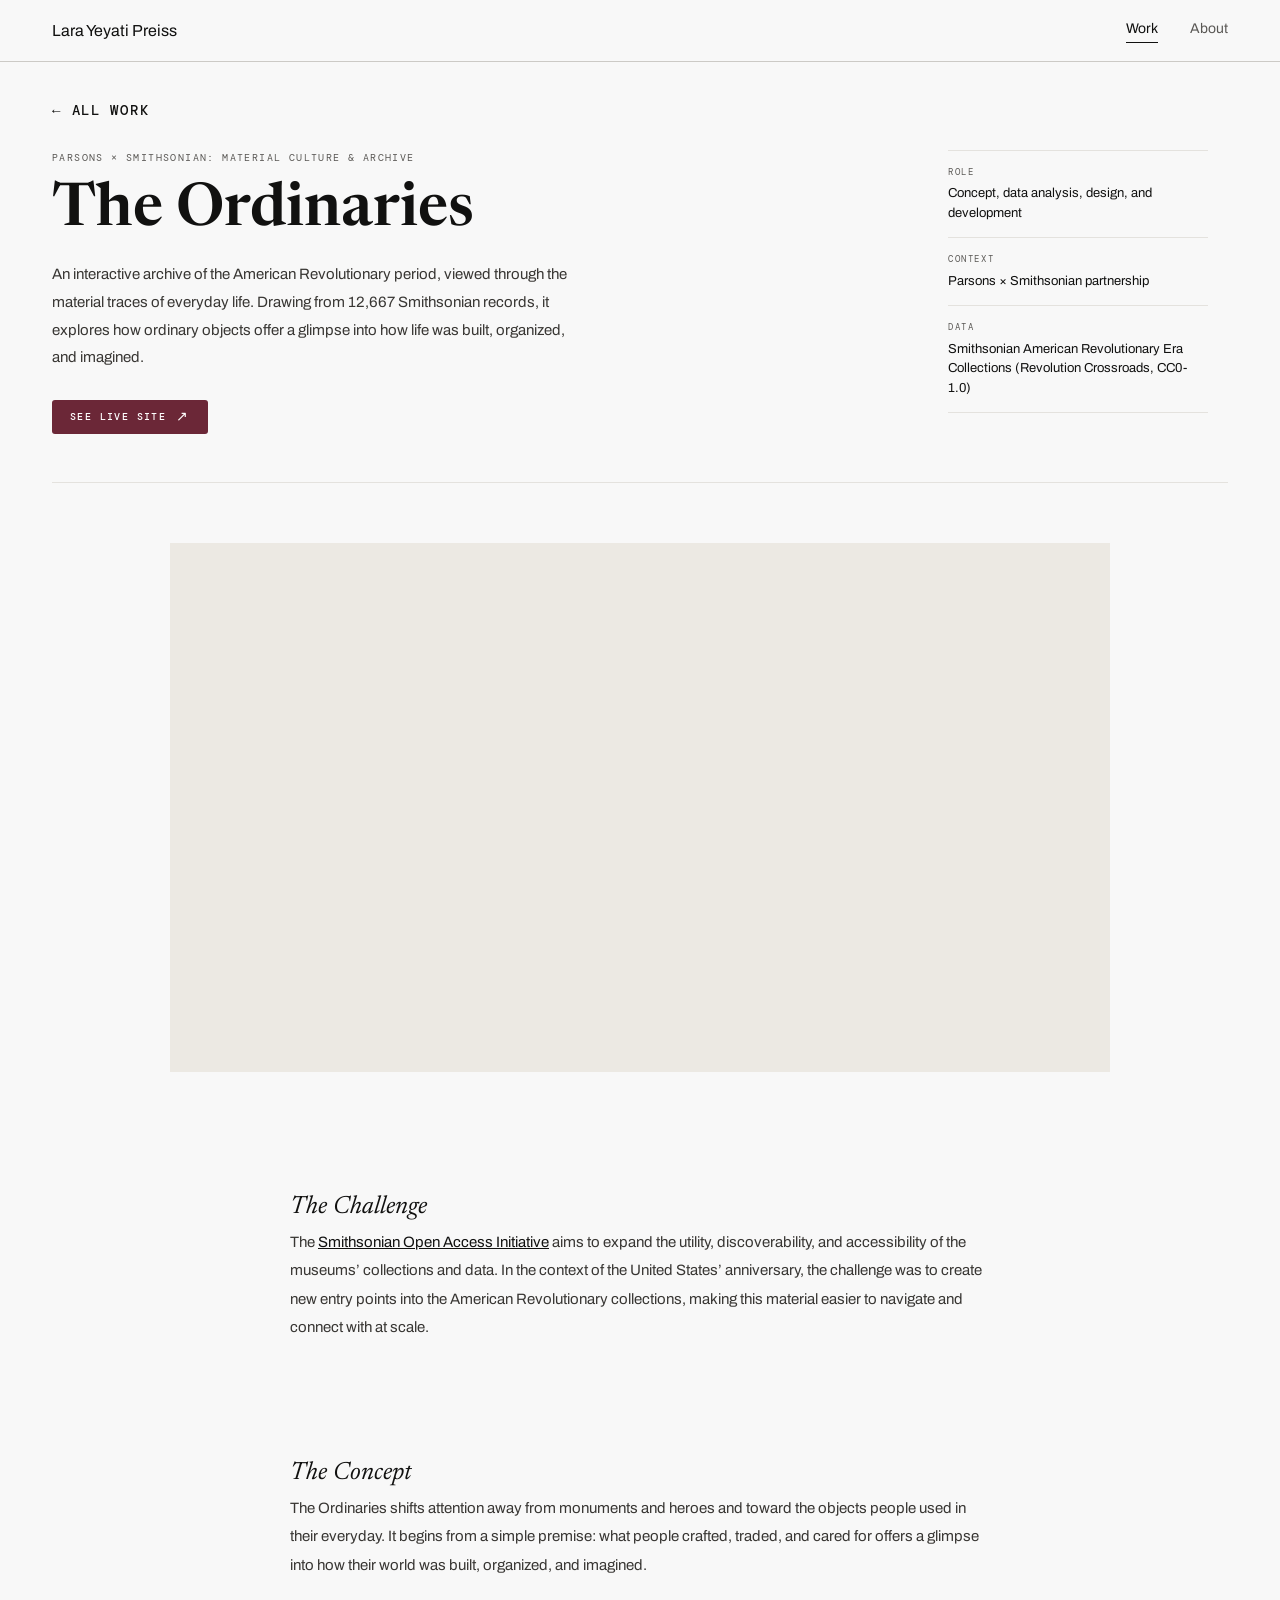
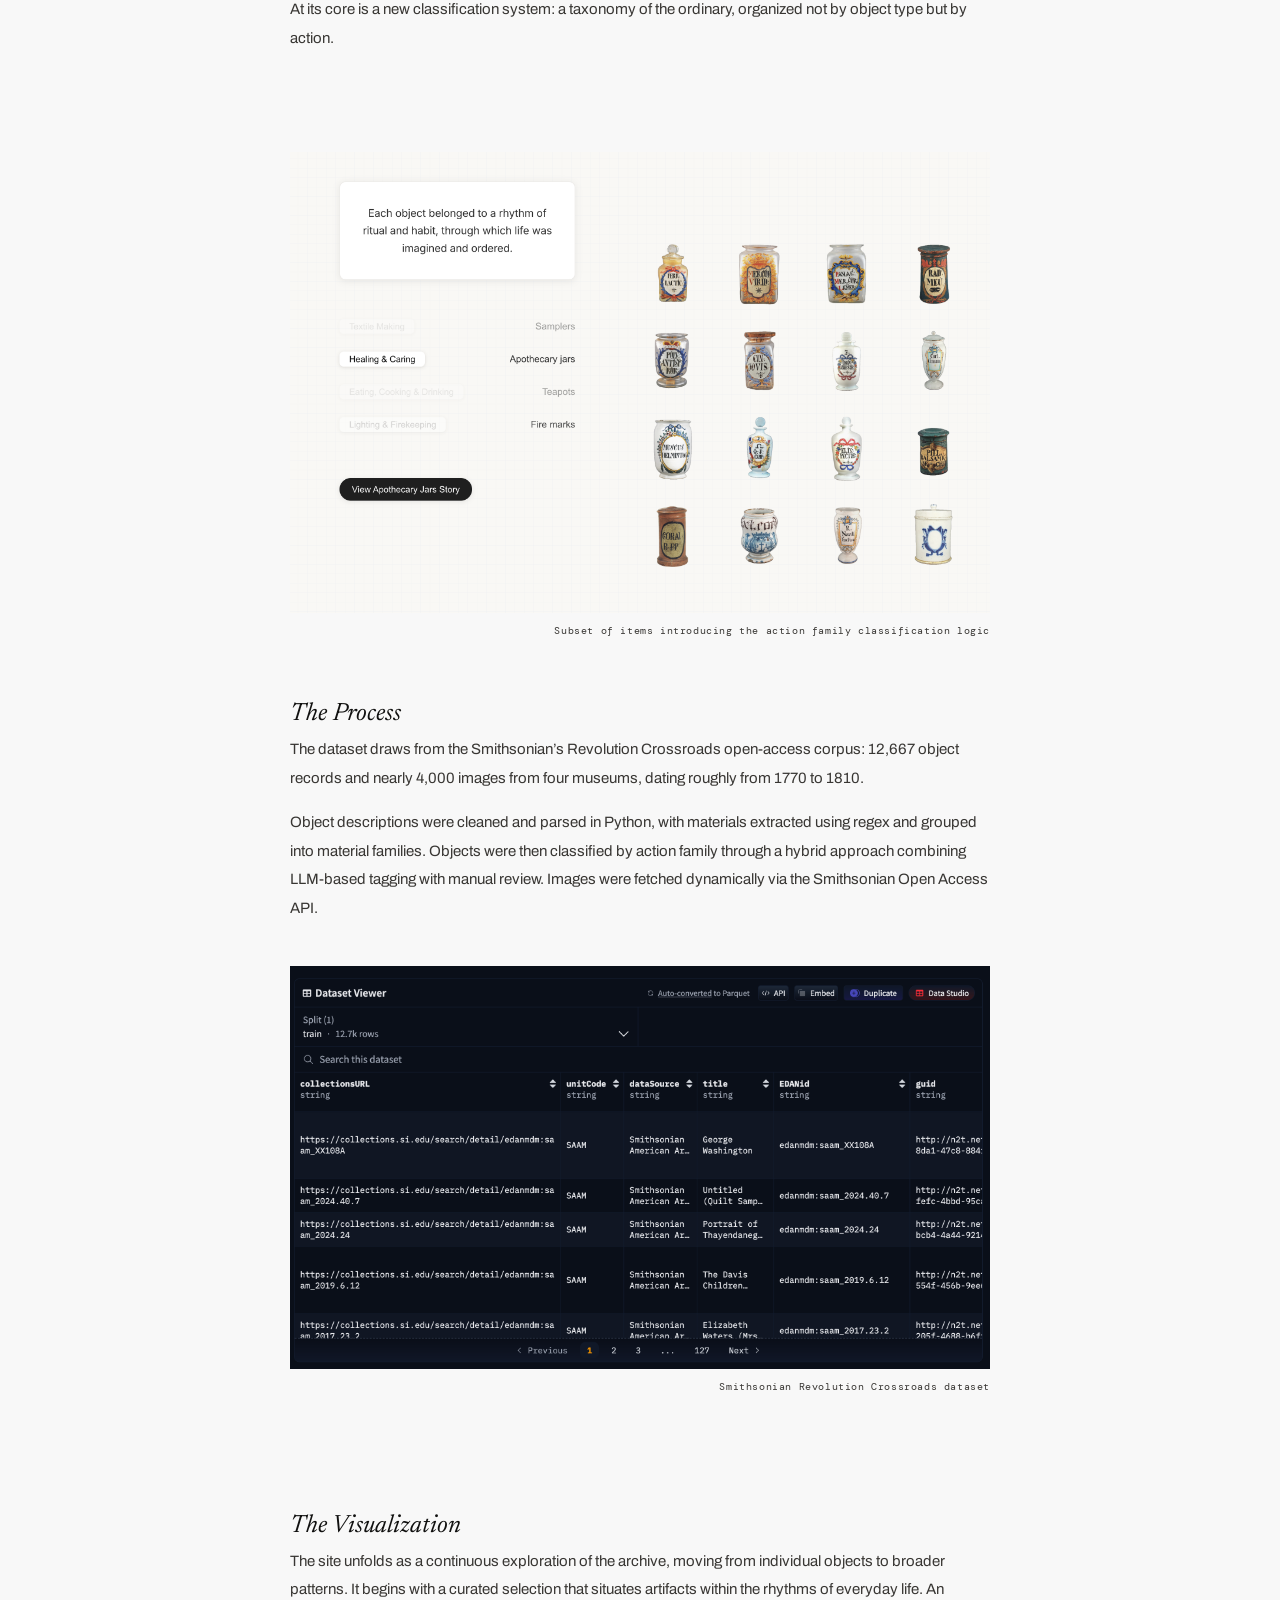
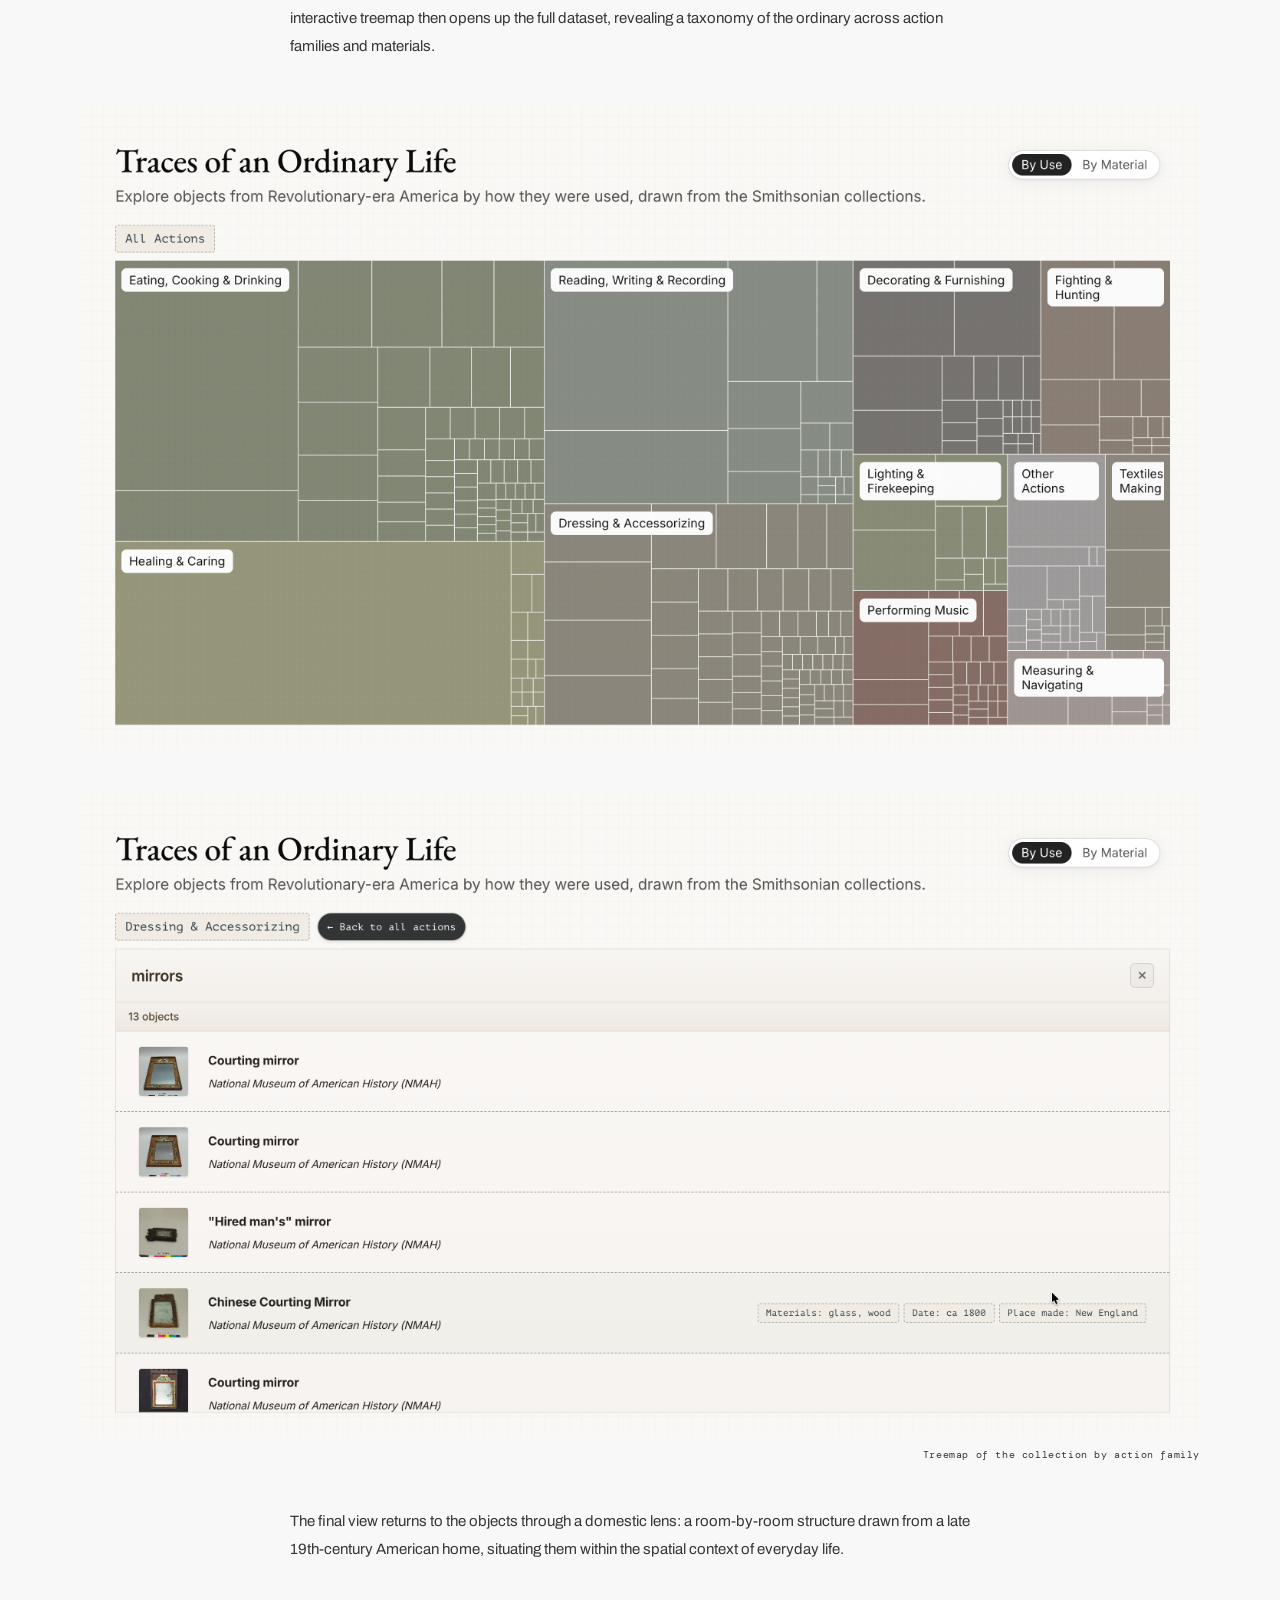
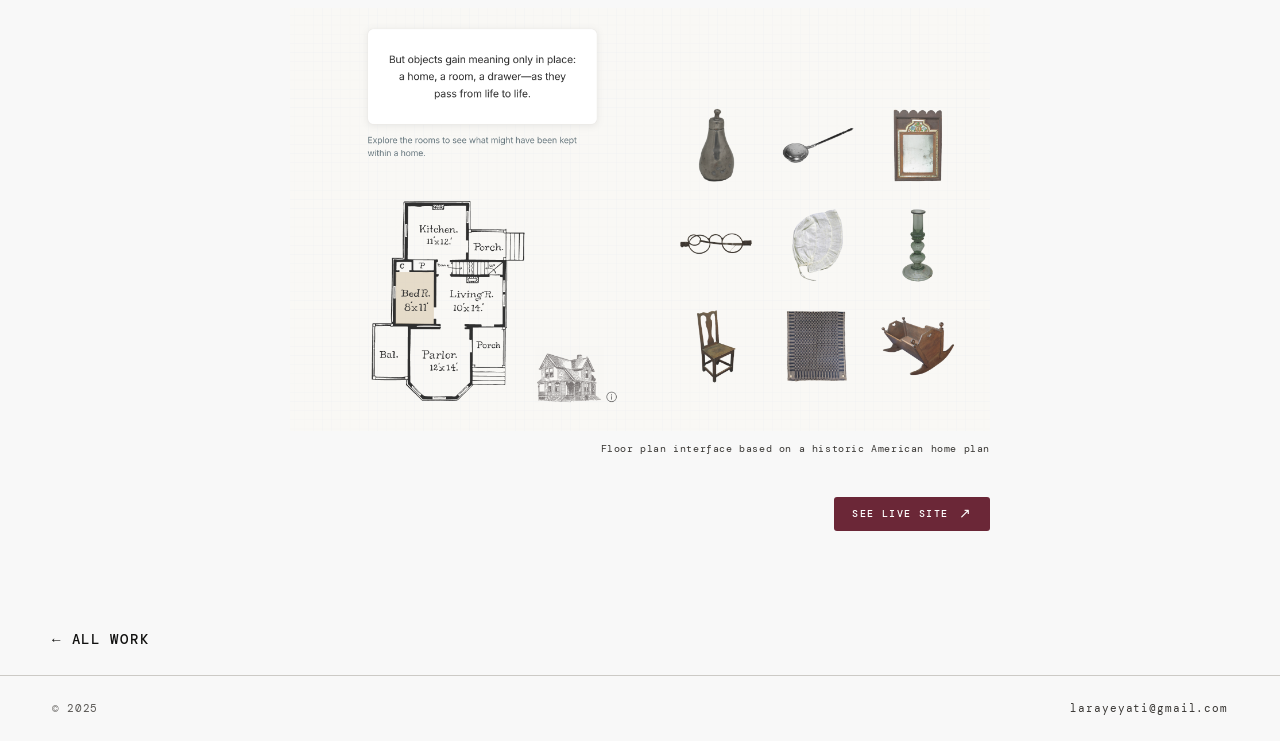
<file: project-ordinaries.html>
<!DOCTYPE html>
<html lang="en">
<head>
  <meta charset="UTF-8" />
  <meta name="viewport" content="width=device-width, initial-scale=1.0" />
  <title>The Ordinaries — Lara Yeyati Preiss</title>
  <link rel="preconnect" href="https://fonts.googleapis.com" />
  <link rel="preconnect" href="https://fonts.gstatic.com" crossorigin />
  <link href="https://fonts.googleapis.com/css2?family=Newsreader:ital,opsz,wght@0,6..72,400;0,6..72,600;1,6..72,400&family=Archivo:ital,wght@0,400;0,500;1,400&family=DM+Mono:wght@400&display=swap" rel="stylesheet" />
  <link rel="stylesheet" href="css/style.css" />
</head>
<body>

  <header>
    <a class="logo" href="index.html">Lara Yeyati Preiss</a>
    <nav>
      <a href="index.html" class="active">Work</a>
      <a href="about.html">About</a>
    </nav>
  </header>

  <div class="proj-back-top">
    <a class="proj-back" href="index.html">&#8592; All work</a>
  </div>

  <div class="proj-header">
    <div>
      <div class="proj-context">Parsons × Smithsonian: Material Culture & Archive</div>
      <h1 class="proj-title">The Ordinaries</h1>
      <p class="proj-summary">
        An interactive archive of the American Revolutionary period, viewed through the material traces of everyday life. Drawing from 12,667 Smithsonian records, it explores how ordinary objects offer a glimpse into how life was built, organized, and imagined.
      </p>
      <a class="proj-live-btn" href="https://lara-yeyati-preiss.github.io/the-ordinaries/" target="_blank">
        See live site <span class="proj-live-arrow">&#8599;</span>
      </a>
    </div>

    <div class="proj-meta-sidebar">
      <div class="proj-meta-item">
        <div class="proj-meta-label">Role</div>
        <div class="proj-meta-value">Concept, data analysis, design, and development</div>
      </div>
      <div class="proj-meta-item">
        <div class="proj-meta-label">Context</div>
        <div class="proj-meta-value">Parsons × Smithsonian partnership</div>
      </div>
      <div class="proj-meta-item">
        <div class="proj-meta-label">Data</div>
        <div class="proj-meta-value">Smithsonian American Revolutionary Era Collections (Revolution Crossroads, CC0-1.0)</div>
      </div>
    </div>
  </div>

  <div class="proj-header-divider"></div>

  <div class="proj-video-section">
    <div class="proj-video-container proj-video-container--vimeo-large">
      <div class="video-ratio video-ratio--clean" id="ordinaries-player-wrap">
        <iframe
          id="ordinaries-vimeo"
          src="https://player.vimeo.com/video/1176709949?badge=0&autopause=0&player_id=0&app_id=58479&autoplay=1&muted=1&loop=1&title=0&byline=0&portrait=0"
          frameborder="0"
          allow="autoplay; fullscreen; picture-in-picture; clipboard-write; encrypted-media; web-share"
          referrerpolicy="strict-origin-when-cross-origin"
          title="video-ordinaries">
        </iframe>
      </div>
    </div>
  </div>

  <script src="https://player.vimeo.com/api/player.js"></script>

  <div class="proj-section">
    <div class="proj-section-title">The Challenge</div>
    <div class="proj-section-body">
      <p>
        The <a href="https://www.si.edu/openaccess" target="_blank">Smithsonian Open Access Initiative</a> aims to expand the utility, discoverability, and accessibility of the museums’ collections and data. In the context of the United States’ anniversary, the challenge was to create new entry points into the American Revolutionary collections, making this material easier to navigate and connect with at scale.
      </p>
    </div>
  </div>

  <div class="proj-section">
    <div class="proj-section-title">The Concept</div>
    <div class="proj-section-body">
      <p>
        The Ordinaries shifts attention away from monuments and heroes and toward the objects people used in their everyday. It begins from a simple premise: what people crafted, traded, and cared for offers a glimpse into how their world was built, organized, and imagined.
      </p>
      <p>
        At its core is a new classification system: a taxonomy of the ordinary, organized not by object type but by action.
      </p>
    </div>
  </div>

    <div class="section-img-full section-img-full--small">
      <img src="images/ordinaries-jars.png" alt="Subset of items introducing the action family classification logic"
           onerror="this.style.display='none';this.nextElementSibling.style.display='flex'">
      <div class="section-img-full-ph" style="display:none;">Concept image</div>
    </div>

    <div class="img-caption img-caption--small">
      Subset of items introducing the action family classification logic
    </div>

  <div class="proj-section">
    <div class="proj-section-title">The Process</div>
    <div class="proj-section-body">
      <p>
        The dataset draws from the Smithsonian’s Revolution Crossroads open-access corpus: 12,667 object records and nearly 4,000 images from four museums, dating roughly from 1770 to 1810.
      </p>
      <p>
        Object descriptions were cleaned and parsed in Python, with materials extracted using regex and grouped into material families. Objects were then classified by action family through a hybrid approach combining LLM-based tagging with manual review. Images were fetched dynamically via the Smithsonian Open Access API.
      </p>
    </div>

    <div class="section-img-full section-img-full--small">
      <img src="images/ordinaries-database.png" alt="Smithsonian Revolution Crossroads dataset screenshot"
           onerror="this.style.display='none';this.nextElementSibling.style.display='flex'">
      <div class="section-img-full-ph" style="display:none;">Dataset screenshot</div>
    </div>

    <div class="img-caption img-caption--small">
      Smithsonian Revolution Crossroads dataset
    </div>
  </div>

  <div class="proj-section">
    <div class="proj-section-title">The Visualization</div>
    <div class="proj-section-body">
      <p>
        The site unfolds as a continuous exploration of the archive, moving from individual objects to broader patterns. It begins with a curated selection that situates artifacts within the rhythms of everyday life. An interactive treemap then opens up the full dataset, revealing a taxonomy of the ordinary across action families and materials.
      </p>
    </div>

    <div class="section-img-full section-img-full--hero">
      <img src="images/ordinaries-treemap-action.png" alt="Treemap of the collection by action family"
           onerror="this.style.display='none';this.nextElementSibling.style.display='flex'">
      <div class="section-img-full-ph" style="display:none;">Treemap image</div>
    </div>

    <div class="section-img-full section-img-full--hero">
      <img src="images/ordinaries-treemap-action-detail.png" alt="Treemap of the collection by action family"
           onerror="this.style.display='none';this.nextElementSibling.style.display='flex'">
      <div class="section-img-full-ph" style="display:none;">Treemap image</div>
    </div>

    <div class="img-caption img-caption--hero">
      Treemap of the collection by action family
    </div>

    <div class="proj-section-body" style="margin-top: 44px;">
      <p>
        The final view returns to the objects through a domestic lens: a room-by-room structure drawn from a late 19th-century American home, situating them within the spatial context of everyday life.
      </p>
    </div>

    <div class="section-img-full section-img-full--small">
      <img src="images/ordinaries-floorplan.png" alt="Floor plan interface based on a historic American home plan"
           onerror="this.style.display='none';this.nextElementSibling.style.display='flex'">
      <div class="section-img-full-ph" style="display:none;">Floor plan interface</div>
    </div>

    <div class="img-caption img-caption--small">
      Floor plan interface based on a historic American home plan
    </div>

    <div class="proj-live-wrap proj-live-wrap--small proj-live-wrap--bottom">
      <a class="proj-live-btn" href="https://lara-yeyati-preiss.github.io/the-ordinaries/" target="_blank">
        See live site <span class="proj-live-arrow">&#8599;</span>
      </a>
    </div>
  </div>

  <div class="proj-back-bottom">
    <a class="proj-back" href="index.html">&#8592; All work</a>
  </div>

  <footer>
    <span class="footer-year">&#169; 2025</span>
    <a href="mailto:larayeyati@gmail.com" class="footer-email">larayeyati&#64;gmail.com</a>
  </footer>

  <script src="js/main.js"></script>
</body>
</html>
</file>
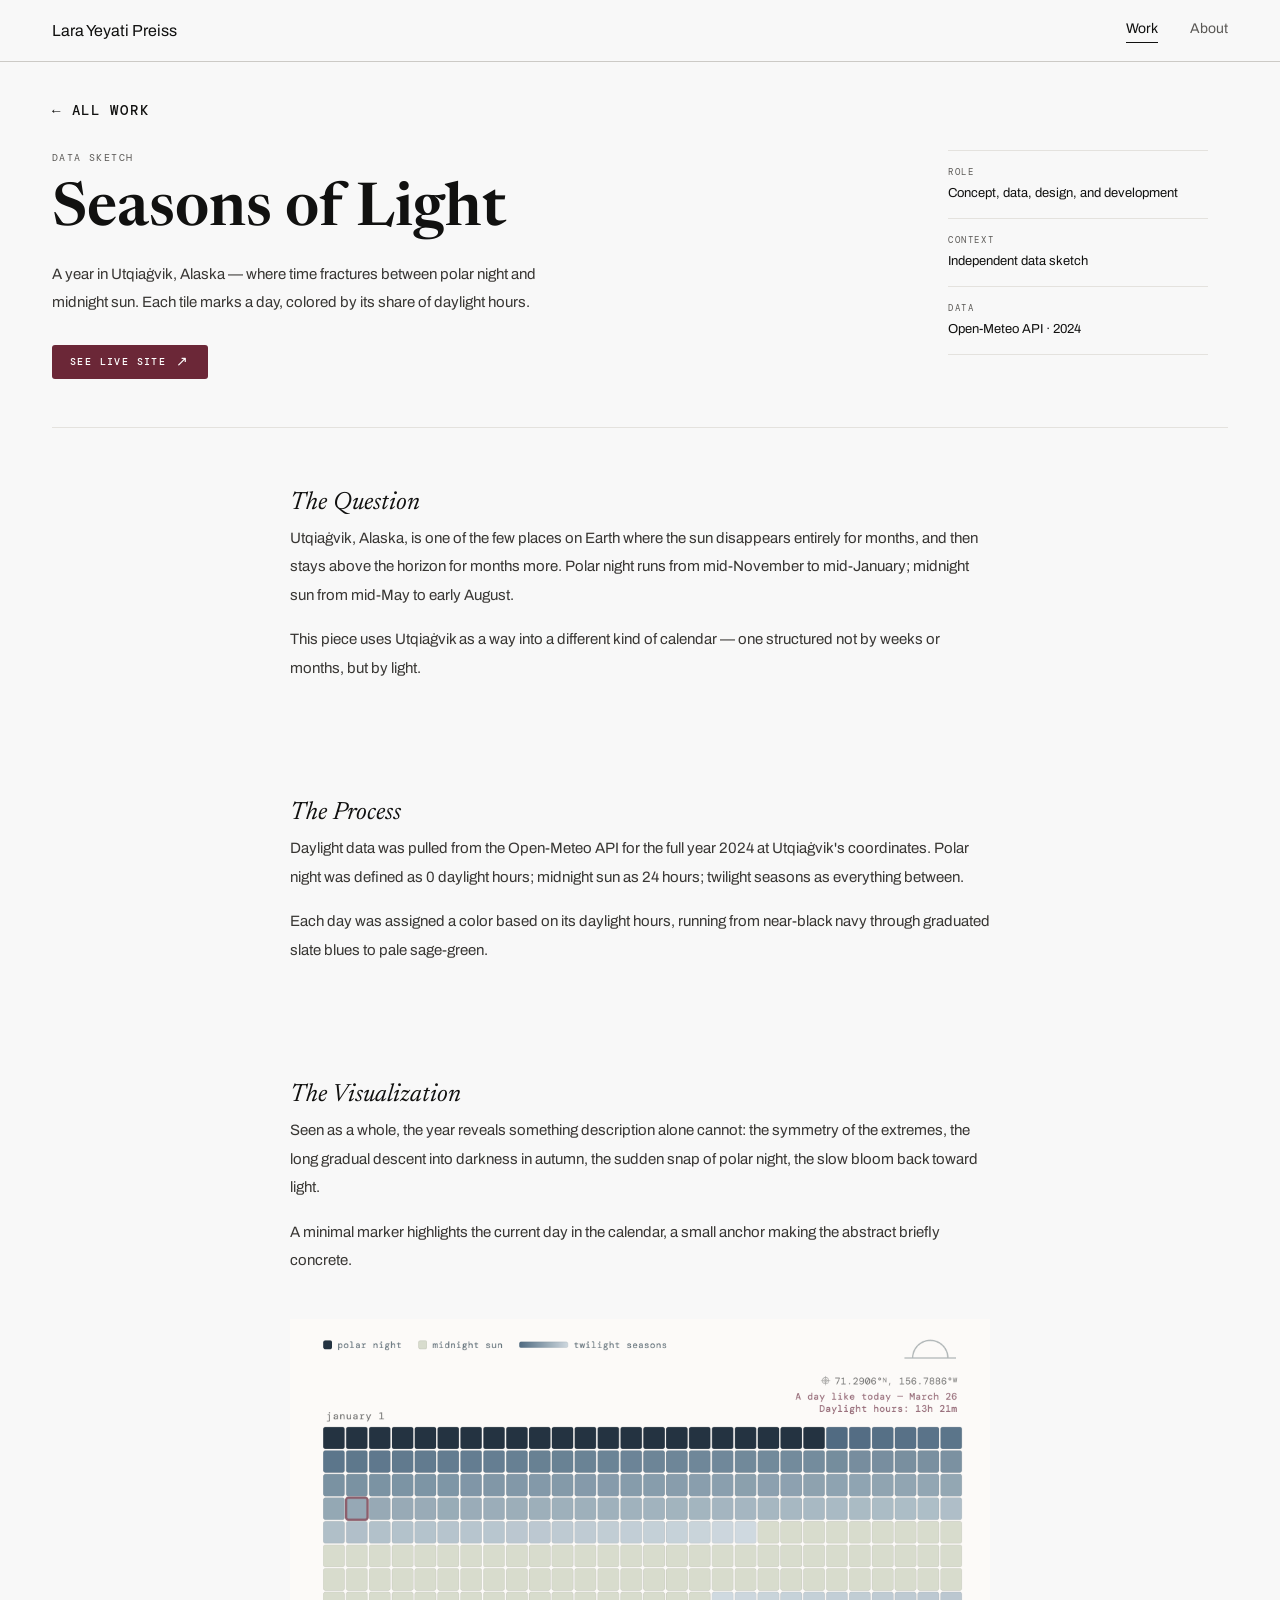
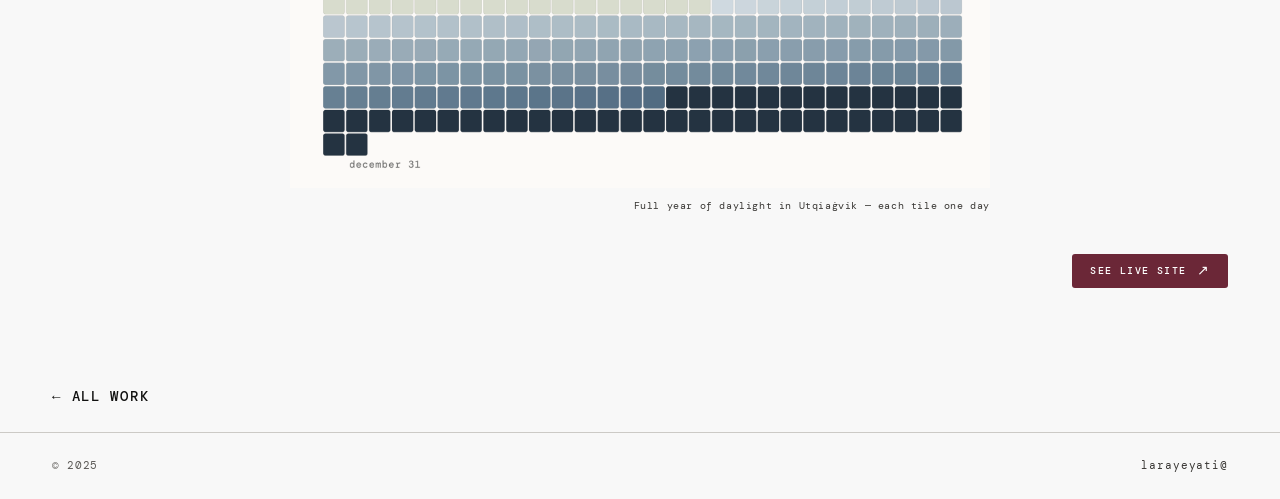
<file: project-seasons.html>
<!DOCTYPE html>
<html lang="en">
<head>
  <meta charset="UTF-8" />
  <meta name="viewport" content="width=device-width, initial-scale=1.0" />
  <title>Seasons of Light — Lara Yeyati Preiss</title>
  <link rel="preconnect" href="https://fonts.googleapis.com" />
  <link rel="preconnect" href="https://fonts.gstatic.com" crossorigin />
  <link href="https://fonts.googleapis.com/css2?family=Newsreader:ital,opsz,wght@0,6..72,400;0,6..72,600;1,6..72,400&family=Archivo:ital,wght@0,400;0,500;1,400&family=DM+Mono:wght@400&display=swap" rel="stylesheet" />
  <link rel="stylesheet" href="css/style.css" />
</head>
<body>

  <header>
    <a class="logo" href="index.html">Lara Yeyati Preiss</a>
    <nav>
      <a href="index.html" class="active">Work</a>
      <a href="about.html">About</a>
    </nav>
  </header>

  <div class="proj-back-top">
    <a class="proj-back" href="index.html">&#8592; All work</a>
  </div>

  <div class="proj-header">
    <div>
      <div class="proj-context">Data Sketch</div>
      <h1 class="proj-title">Seasons of Light</h1>
      <p class="proj-summary">
        A year in Utqiaġvik, Alaska — where time fractures between polar night and midnight sun. Each tile marks a day, colored by its share of daylight hours.
      </p>
      <a class="proj-live-btn" href="https://lara-yeyati-preiss.github.io/seasons-of-light/" target="_blank">
        See live site <span class="proj-live-arrow">&#8599;</span>
      </a>
    </div>

    <div class="proj-meta-sidebar">
      <div class="proj-meta-item">
        <div class="proj-meta-label">Role</div>
        <div class="proj-meta-value">Concept, data, design, and development</div>
      </div>
      <div class="proj-meta-item">
        <div class="proj-meta-label">Context</div>
        <div class="proj-meta-value">Independent data sketch</div>
      </div>
      <div class="proj-meta-item">
        <div class="proj-meta-label">Data</div>
        <div class="proj-meta-value">Open-Meteo API · 2024</div>
      </div>
    </div>
  </div>

  <div class="proj-header-divider"></div>

  <div class="proj-section">
    <div class="proj-section-title">The Question</div>
    <div class="proj-section-body">
      <p>
        Utqiaġvik, Alaska, is one of the few places on Earth where the sun disappears entirely for months, and then stays above the horizon for months more. Polar night runs from mid-November to mid-January; midnight sun from mid-May to early August.
      </p>
      <p>
        This piece uses Utqiaġvik as a way into a different kind of calendar — one structured not by weeks or months, but by light.
      </p>
    </div>
  </div>

  <div class="proj-section">
    <div class="proj-section-title">The Process</div>
    <div class="proj-section-body">
      <p>
        Daylight data was pulled from the Open-Meteo API for the full year 2024 at Utqiaġvik's coordinates. Polar night was defined as 0 daylight hours; midnight sun as 24 hours; twilight seasons as everything between.
      </p>
      <p>
        Each day was assigned a color based on its daylight hours, running from near-black navy through graduated slate blues to pale sage-green.
      </p>
    </div>
  </div>

  <div class="proj-section">
    <div class="proj-section-title">The Visualization</div>
    <div class="proj-section-body">
      <p>
        Seen as a whole, the year reveals something description alone cannot: the symmetry of the extremes, the long gradual descent into darkness in autumn, the sudden snap of polar night, the slow bloom back toward light.
      </p>
      <p>
        A minimal marker highlights the current day in the calendar, a small anchor making the abstract briefly concrete.
      </p>
    </div>

    <div class="section-img-full section-img-full--small">
      <img src="images/seasons-calendar.png" alt="Full calendar grid showing a year of daylight in Utqiaġvik"
           onerror="this.style.display='none';this.nextElementSibling.style.display='flex'">
      <div class="section-img-full-ph" style="display:none;">Full year calendar grid</div>
    </div>

    <div class="img-caption img-caption--small">
      Full year of daylight in Utqiaġvik — each tile one day
    </div>

    <div class="proj-live-wrap proj-live-wrap--bottom">
      <a class="proj-live-btn" href="https://lara-yeyati-preiss.github.io/seasons-of-light/" target="_blank">
        See live site <span class="proj-live-arrow">&#8599;</span>
      </a>
    </div>
  </div>

  <div class="proj-back-bottom">
    <a class="proj-back" href="index.html">&#8592; All work</a>
  </div>

  <footer>
    <span class="footer-year">&#169; 2025</span>
    <a href="/cdn-cgi/l/email-protection#acc0cddecdd5c9d5cdd8c5eccbc1cdc5c082cfc3c1" class="footer-email">larayeyati&#64
</file>
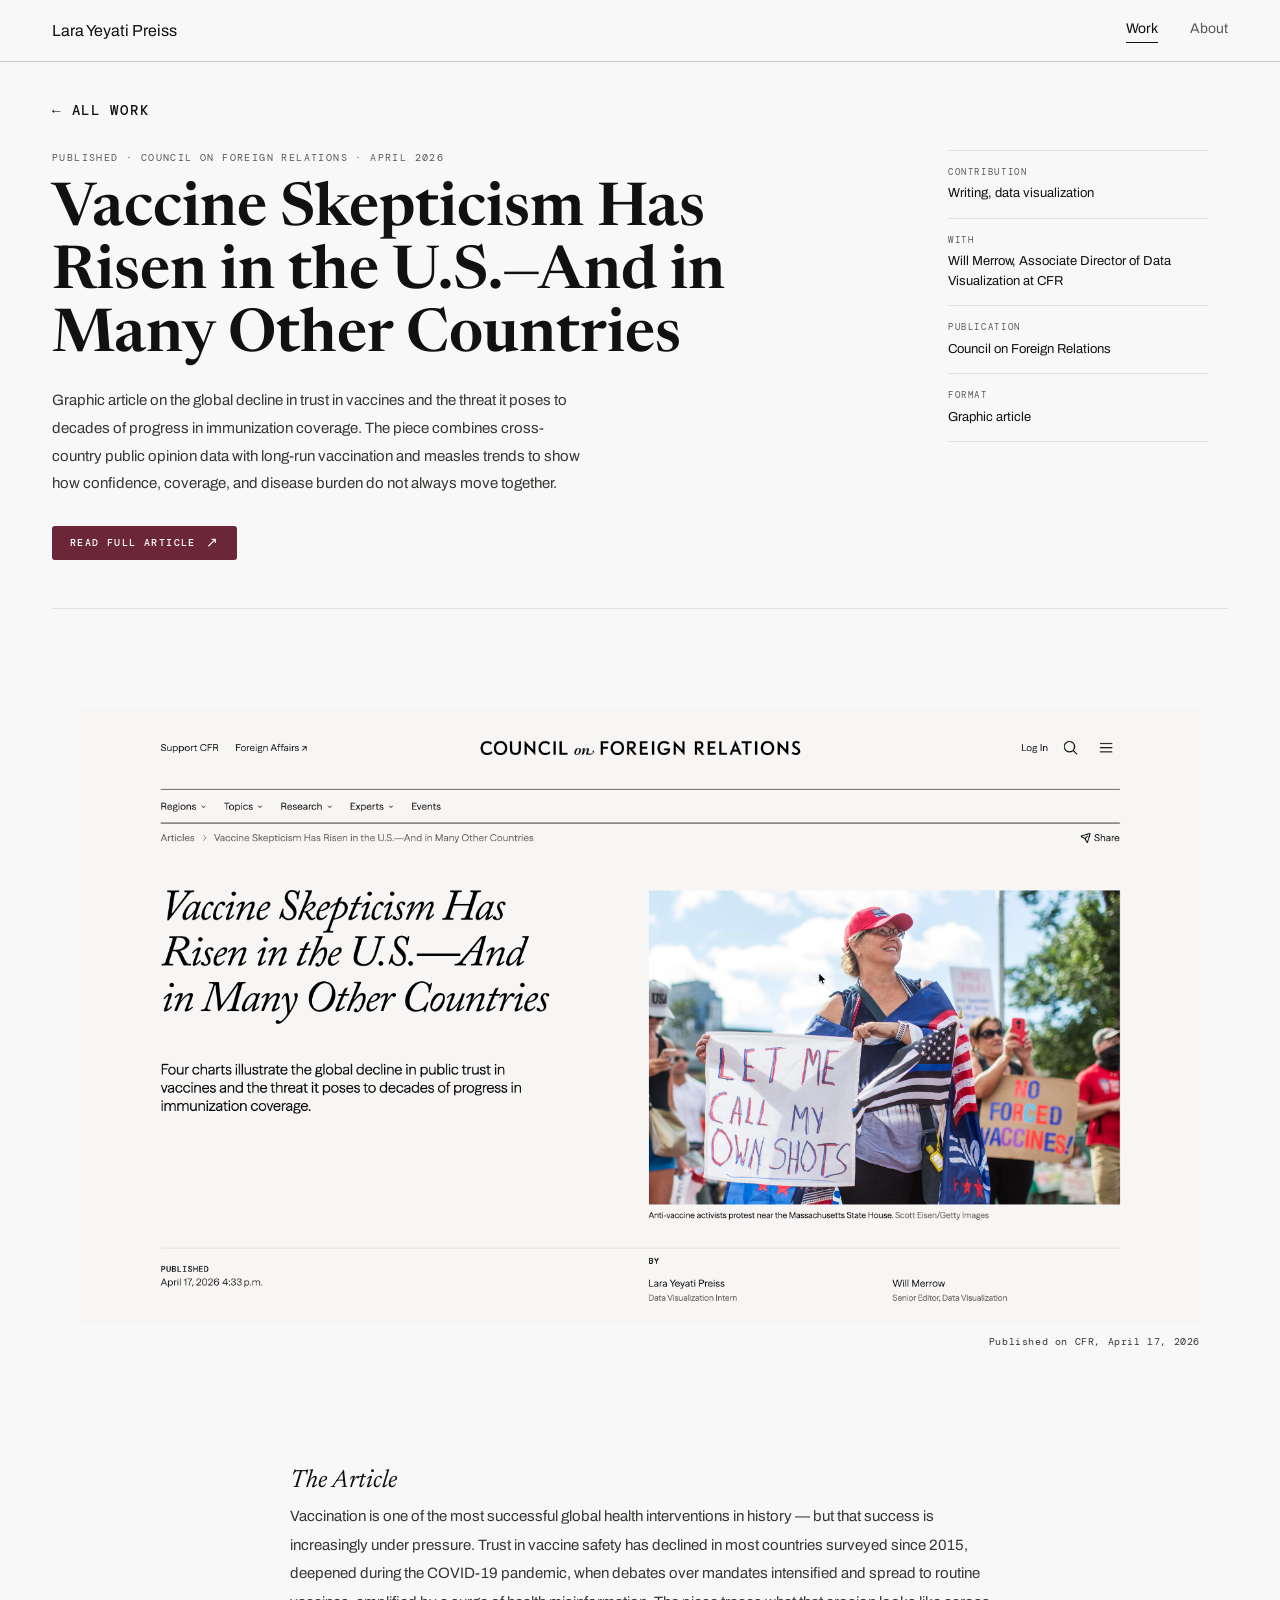
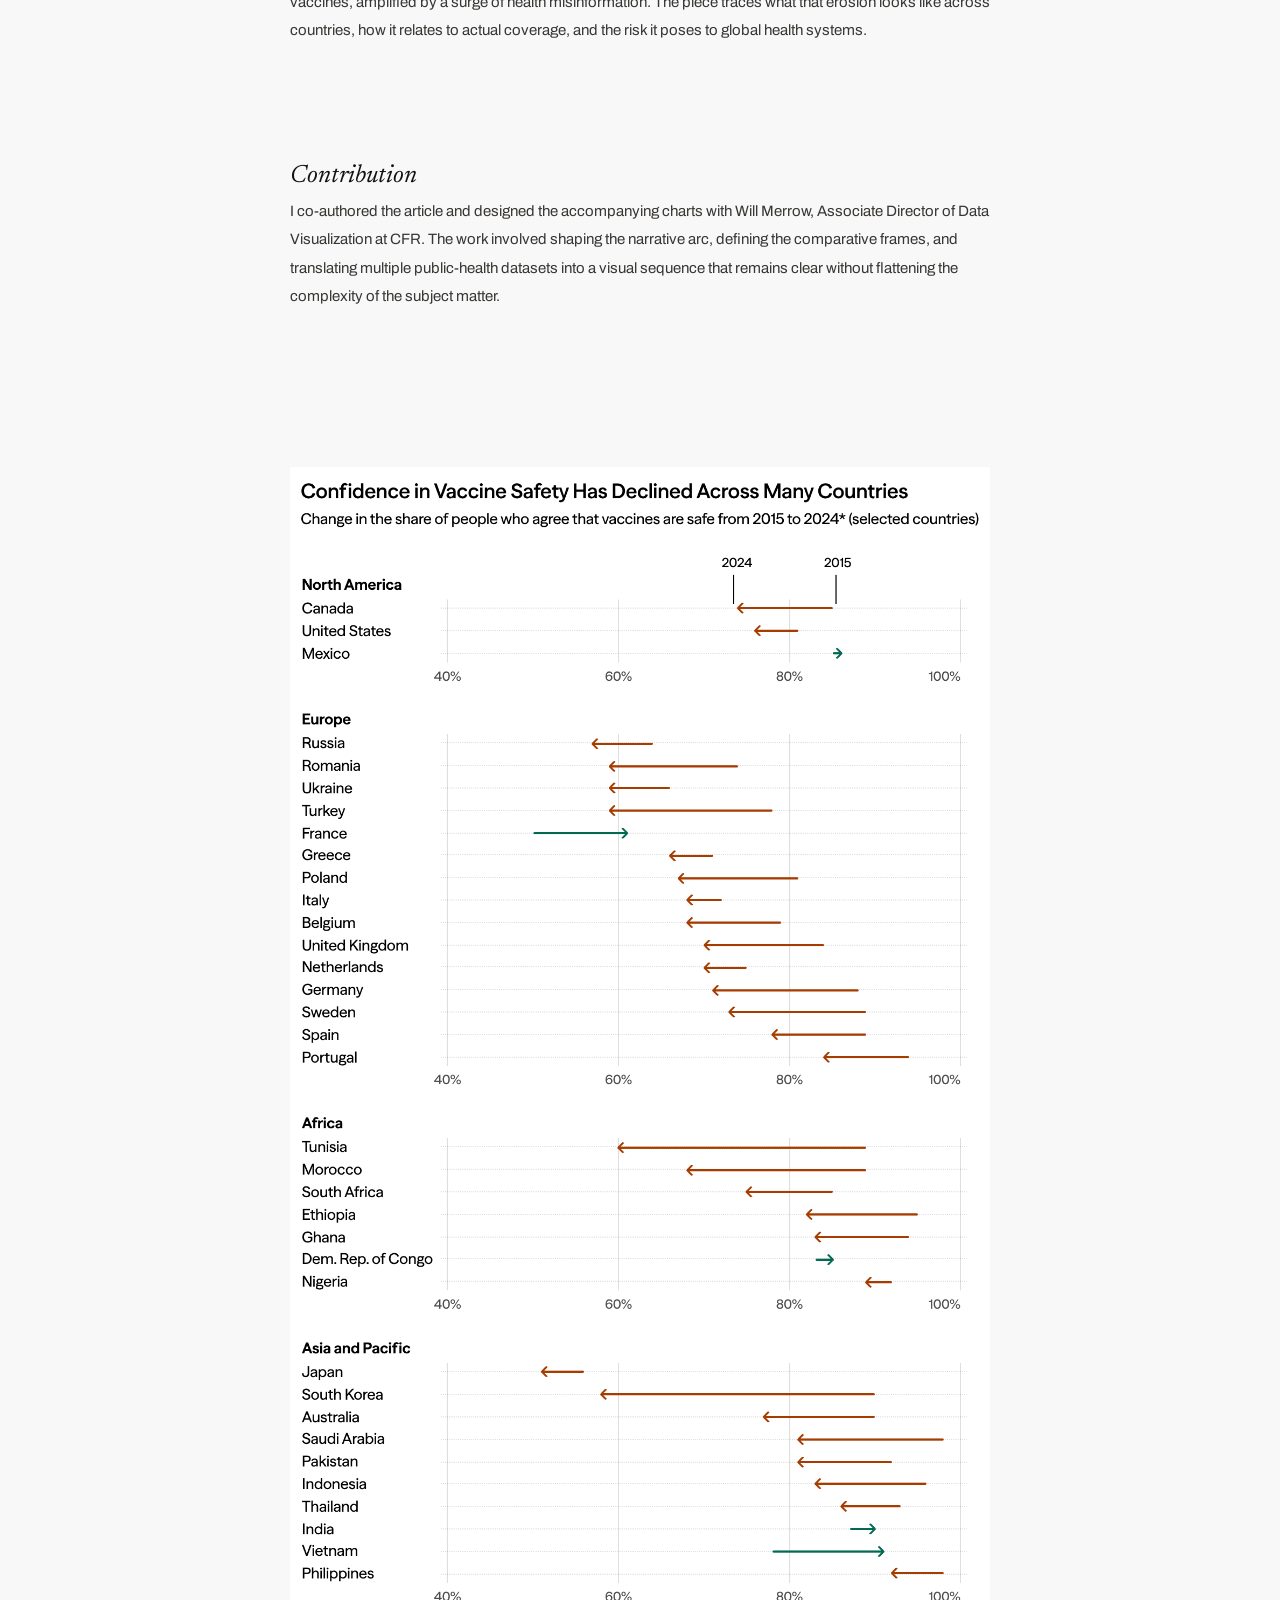
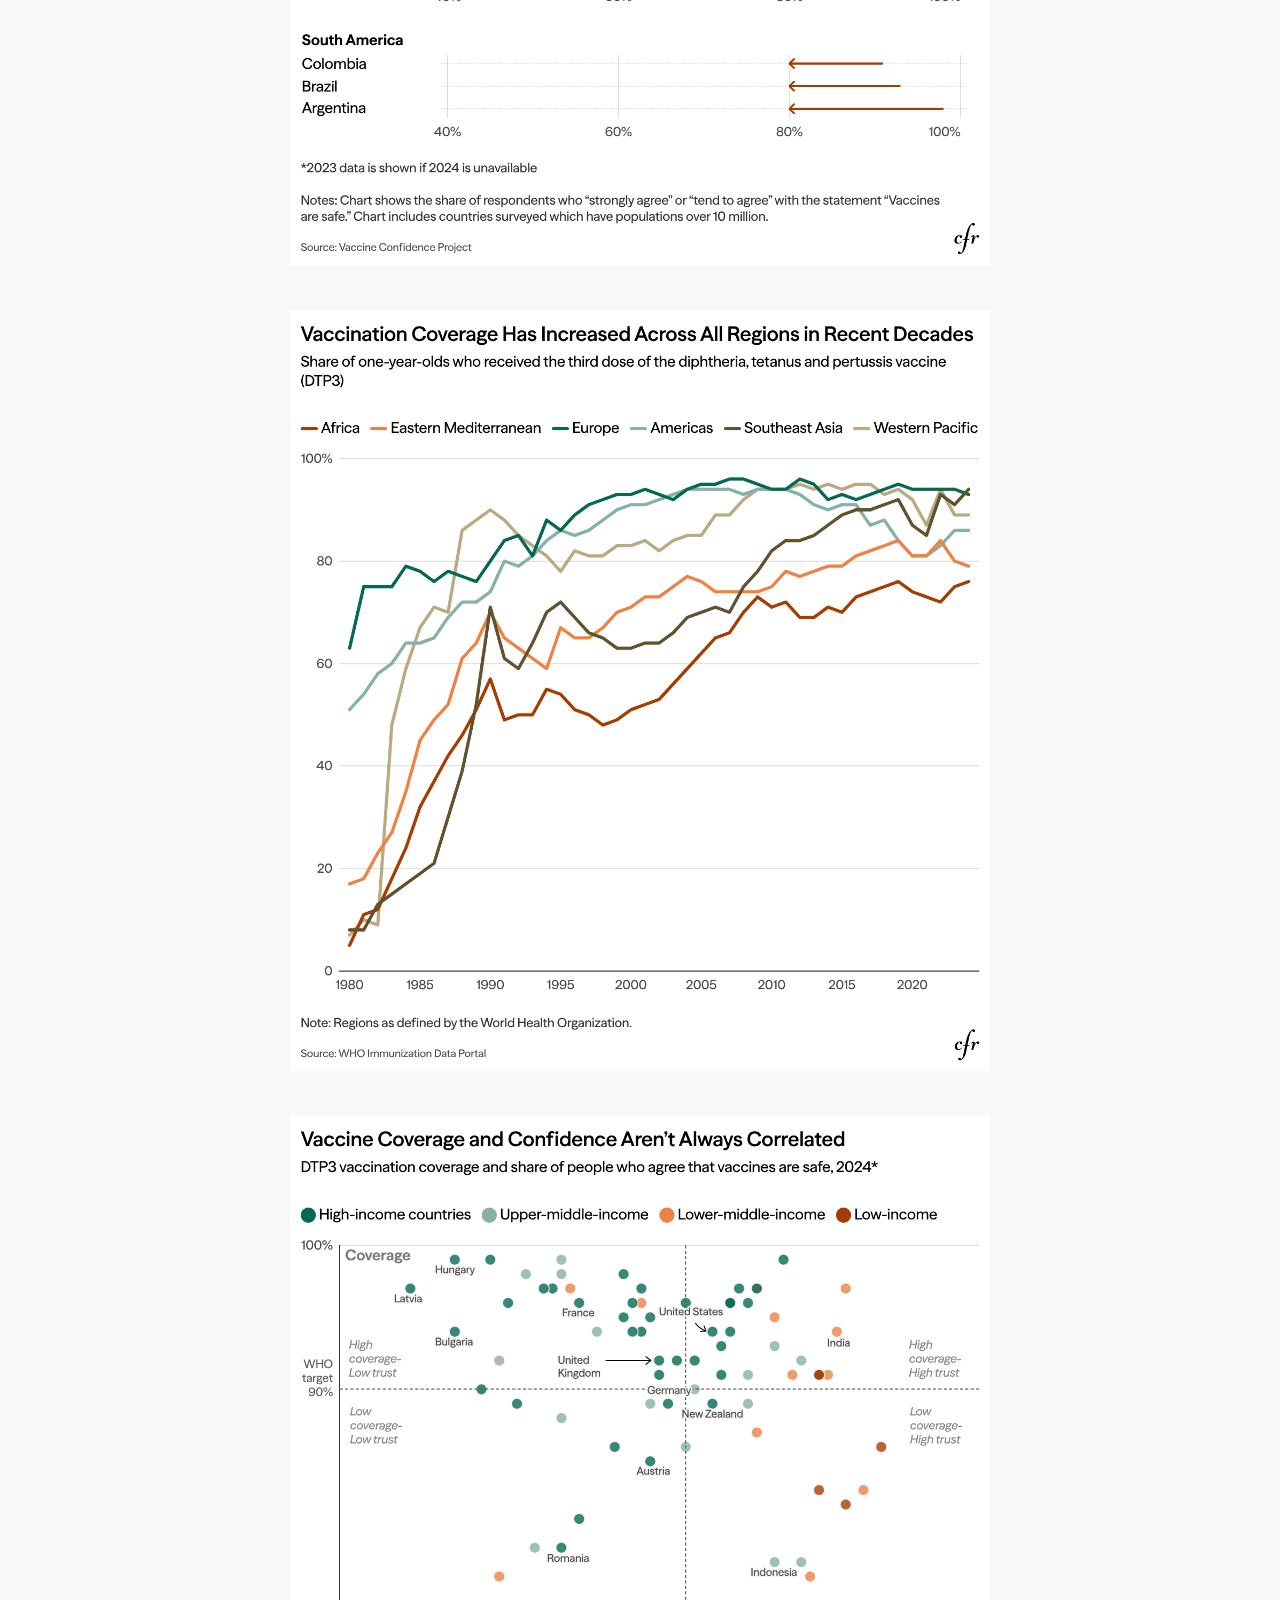
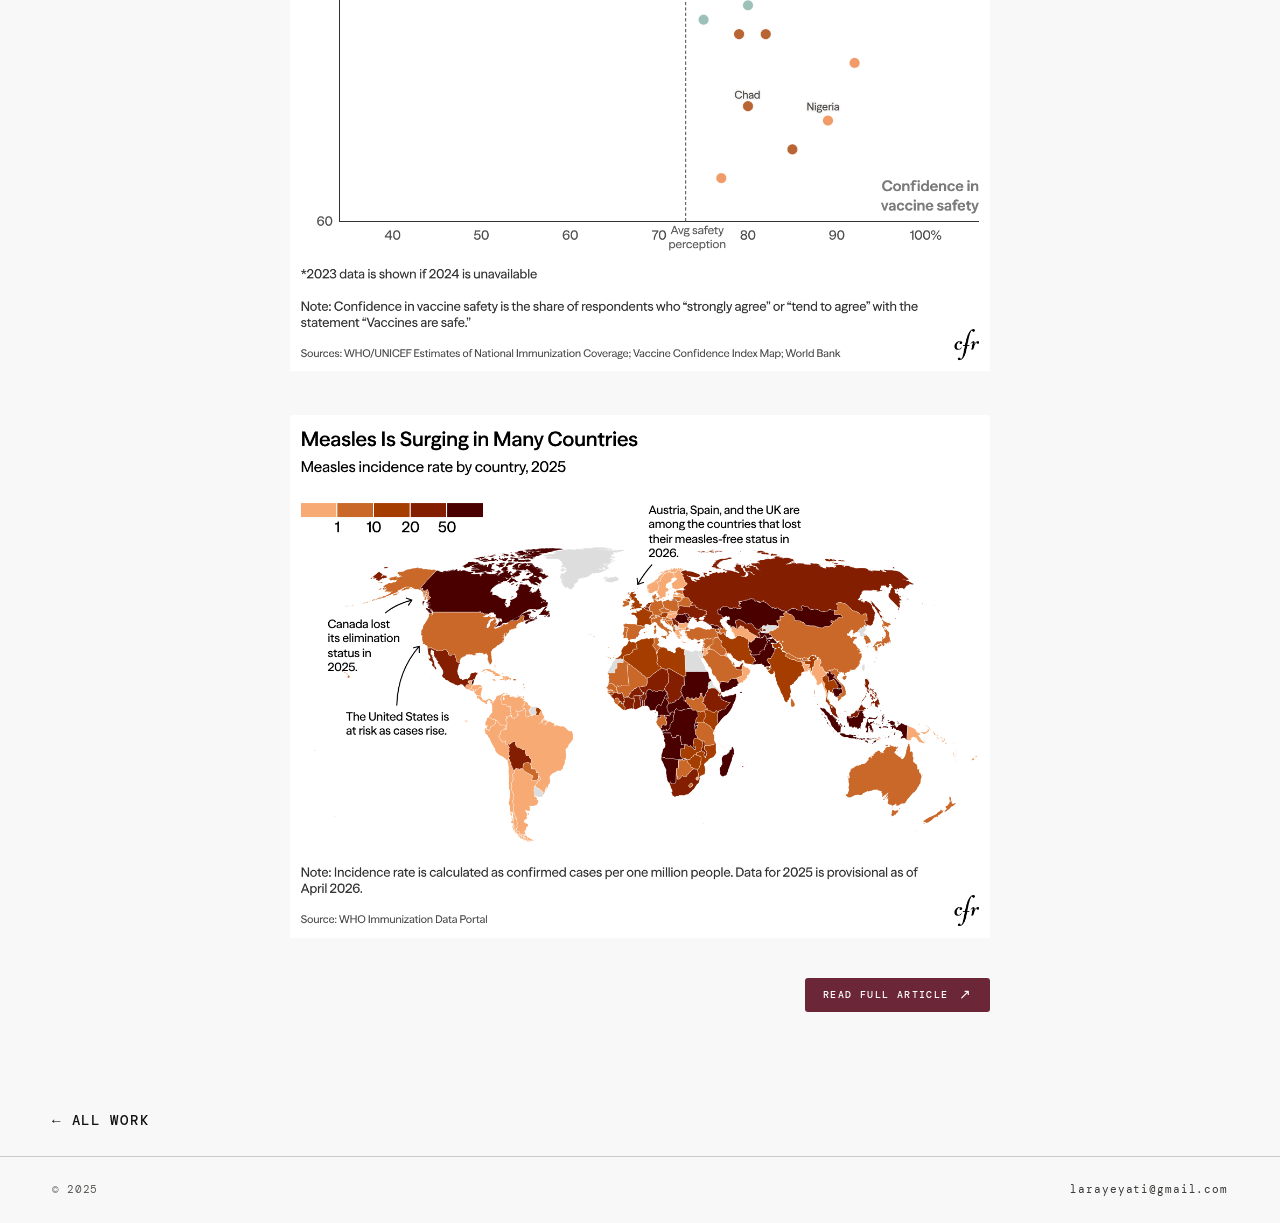
<file: project-vaccines-cfr.html>
<!DOCTYPE html>
<html lang="en">
<head>
  <meta charset="UTF-8" />
  <meta name="viewport" content="width=device-width, initial-scale=1.0" />
  <title>Vaccine Skepticism Has Risen in the U.S.—And in Many Other Countries — Lara Yeyati Preiss</title>
  <link rel="preconnect" href="https://fonts.googleapis.com" />
  <link rel="preconnect" href="https://fonts.gstatic.com" crossorigin />
  <link href="https://fonts.googleapis.com/css2?family=Newsreader:ital,opsz,wght@0,6..72,400;0,6..72,600;1,6..72,400&family=Archivo:ital,wght@0,400;0,500;1,400&family=DM+Mono:wght@400&display=swap" rel="stylesheet" />
  <link rel="stylesheet" href="css/style.css" />
</head>
<body>

<header>
  <a class="logo" href="index.html">Lara Yeyati Preiss</a>
  <nav>
    <a href="index.html" class="active">Work</a>
    <a href="about.html">About</a>
  </nav>
</header>

<div class="proj-back-top">
  <a class="proj-back" href="index.html">&#8592; All work</a>
</div>

<div class="proj-header proj-header--published">
  <div>
    <div class="proj-context">Published · Council on Foreign Relations · April 2026</div>
    <h1 class="proj-title">Vaccine Skepticism Has Risen in the U.S.—And in Many Other Countries</h1>
    <p class="proj-summary">
      Graphic article on the global decline in trust in vaccines and the threat it poses to decades of progress in immunization coverage. The piece combines cross-country public opinion data with long-run vaccination and measles trends to show how confidence, coverage, and disease burden do not always move together.
    </p>
    <a class="proj-live-btn" href="https://www.cfr.org/articles/vaccine-skepticism-has-risen-in-the-u-s-and-in-many-other-countries" target="_blank" rel="noopener noreferrer">
      Read full article <span class="proj-live-arrow">&#8599;</span>
    </a>
  </div>

  <div class="proj-meta-sidebar">
    <div class="proj-meta-item">
      <div class="proj-meta-label">Contribution</div>
      <div class="proj-meta-value">Writing, data visualization</div>
    </div>
    <div class="proj-meta-item">
      <div class="proj-meta-label">With</div>
      <div class="proj-meta-value">Will Merrow, Associate Director of Data Visualization at CFR</div>
    </div>
    <div class="proj-meta-item">
      <div class="proj-meta-label">Publication</div>
      <div class="proj-meta-value">Council on Foreign Relations</div>
    </div>
    <div class="proj-meta-item">
      <div class="proj-meta-label">Format</div>
      <div class="proj-meta-value">Graphic article</div>
    </div>
  </div>
</div>

<div class="proj-header-divider"></div>

<div class="proj-section published-hero-section">
  <div class="section-img-full section-img-full--hero">
    <img src="images/vaccines_header.png" alt="Council on Foreign Relations article header for Vaccine Skepticism Has Risen in the U.S.—And in Many Other Countries"
         onerror="this.style.display='none';this.nextElementSibling.style.display='flex'">
    <div class="section-img-full-ph" style="display:none;">Article header screenshot</div>
  </div>
  <div class="img-caption img-caption--hero">Published on CFR, April 17, 2026</div>
</div>

<div class="proj-section">
  <div class="proj-section-title">The Article</div>
  <div class="proj-section-body">
    <p>
      Vaccination is one of the most successful global health interventions in history — but that success is increasingly under pressure. Trust in vaccine safety has declined in most countries surveyed since 2015, deepened during the COVID-19 pandemic, when debates over mandates intensified and spread to routine vaccines, amplified by a surge of health misinformation. The piece traces what that erosion looks like across countries, how it relates to actual coverage, and the risk it poses to global health systems.
    </p>
  </div>
</div>

<div class="proj-section">
  <div class="proj-section-title">Contribution</div>
  <div class="proj-section-body">
    <p>
     I co-authored the article and designed the accompanying charts with Will Merrow, Associate Director of Data Visualization at CFR. The work involved shaping the narrative arc, defining the comparative frames, and translating multiple public-health datasets into a visual sequence that remains clear without flattening the complexity of the subject matter.    
    </p>
  </div>
</div>

<div class="proj-section">
  <div class="section-img-full section-img-full--small published-chart--last">
    <img src="images/vaccines_arrow.png" alt="Arrow chart comparing confidence in vaccine safety across selected countries between 2015 and 2024"
         onerror="this.style.display='none';this.nextElementSibling.style.display='flex'">
    <div class="section-img-full-ph" style="display:none;">Vaccine confidence arrow chart</div>
  </div>
  <div class="section-img-full section-img-full--small">
    <img src="images/vaccines_historic.png" alt="Historic regional chart showing vaccination coverage increasing across world regions in recent decades"
         onerror="this.style.display='none';this.nextElementSibling.style.display='flex'">
    <div class="section-img-full-ph" style="display:none;">Historic vaccination coverage chart</div>
  </div>
    <div class="section-img-full section-img-full--small">
    <img src="images/vaccines_scatter.png" alt="Scatter plot showing relationship between vaccination coverage and confidence in vaccine safety"
         onerror="this.style.display='none';this.nextElementSibling.style.display='flex'">
    <div class="section-img-full-ph" style="display:none;">Vaccine coverage vs. confidence</div>
  </div>
  <div class="section-img-full section-img-full--small">
    <img src="images/vaccines_measles.png" alt="World choropleth showing measles incidence surging in many countries"
         onerror="this.style.display='none';this.nextElementSibling.style.display='flex'">
    <div class="section-img-full-ph" style="display:none;">Measles incidence map</div>
  </div>
  <div class="proj-live-wrap proj-live-wrap--small proj-live-wrap--bottom">
    <a class="proj-live-btn" href="https://www.cfr.org/articles/vaccine-skepticism-has-risen-in-the-u-s-and-in-many-other-countries" target="_blank" rel="noopener noreferrer">
      Read full article <span class="proj-live-arrow">&#8599;</span>
    </a>
  </div>
</div>

<div class="proj-back-bottom">
  <a class="proj-back" href="index.html">&#8592; All work</a>
</div>

<footer>
  <span class="footer-year">&#169; 2025</span>
  <a href="mailto:larayeyati@gmail.com" class="footer-email">larayeyati&#64;gmail.com</a>
</footer>

</body>
</html>
</file>
<file: css/style.css>
@import url('https://fonts.googleapis.com/css2?family=Newsreader:ital,opsz,wght@0,6..72,400;0,6..72,600;1,6..72,400&family=Archivo:ital,wght@0,400;0,500;1,400&family=DM+Mono:wght@400&display=swap');

*, *::before, *::after { box-sizing: border-box; margin: 0; padding: 0; }

:root {
  --bg:       #f8f8f8;
  --white:    #ffffff;
  --ink:      #111110;
  --mid:      #383633;
  --soft:     #5a5855;
  --faint:    #9a9894;
  --border:   #e4e2de;
  --rule:     #cccac6;
  --burgundy: #6b2737;
  --serif:    'Newsreader', Georgia, serif;
  --sans:     'Archivo', system-ui, sans-serif;
  --mono:     'DM Mono', monospace;
}

html { scroll-behavior: smooth; }

body {
  background: var(--bg);
  color: var(--ink);
  font-family: var(--sans);
  font-size: 15px;
  line-height: 1.6;
  font-weight: 400;
  -webkit-font-smoothing: antialiased;
  padding-top: 62px;
}

body a{
  color: var(--ink);
  transition: color 0.18s;
}

header {
  position: fixed;
  top: 0;
  left: 0;
  right: 0;
  z-index: 100;
  display: flex;
  justify-content: space-between;
  align-items: center;
  padding: 0 52px;
  height: 62px;
  background: var(--bg);
  border-bottom: 1px solid var(--rule);
}

.logo {
  font-family: var(--sans);
  font-size: 16px;
  font-weight: 400;
  color: var(--ink);
  text-decoration: none;
}

nav {
  display: flex;
  gap: 32px;
  align-items: center;
}

nav a {
  font-family: var(--sans);
  font-size: 14px;
  font-weight: 400;
  color: var(--soft);
  text-decoration: none;
  cursor: pointer;
  padding: 0 0 2px 0;
  border-bottom: 1px solid transparent;
  transition: color 0.18s;
}

nav a:hover { color: var(--ink); }
nav a.active { color: var(--ink); border-bottom-color: var(--ink); }

/* ── PORTFOLIO GRID ───────────────────────────────────────────── */

.portfolio-grid {
  display: grid;
  grid-template-columns: repeat(4, 1fr);
  gap: 24px;
  padding: 32px 52px 52px;
  max-width: 1300px;
  margin: 0 auto;
}

.section-header {
  grid-column: 1 / -1;
  padding: 28px 0 8px 0;
  border-top: 1px solid var(--rule);
  margin-top: 16px;
}

.section-header:first-child {
  border-top: none;
  margin-top: 0;
  padding-top: 0;
}

.section-title {
  font-family: var(--mono);
  font-size: 14px;
  font-weight: 500;
  letter-spacing: 0.18em;
  text-transform: uppercase;
  color: var(--burgundy);
}

.card {
  cursor: pointer;
  background: transparent;
  text-decoration: none;
  color: inherit;
  display: block;
  position: relative;
  transition: opacity 0.2s;
}

.card:hover { opacity: 0.9; }

.card--dataviz  { grid-column: span 2; }
.card--illo-sq  { grid-column: span 1; overflow: hidden; }
.card--illo-wide { grid-column: span 3; overflow: hidden; }


.card-media {
  position: relative;
  width: 100%;
  overflow: hidden;
  background: #d0ceca;
}

.card--dataviz .card-media { aspect-ratio: 16/9; }
.card-media--wide { height: 280px; aspect-ratio: auto; }

.card--illo-sm .card-media--sq-sm {
  aspect-ratio: 1/1;
  max-height: 280px;
}

.card-media-still, .card-media-gif {
  position: absolute;
  inset: 0;
  width: 100%;
  height: 100%;
  object-fit: cover;
  display: block;
  transform: scale(1.002);
  border: var(--rule) 1px solid;
}

.card-media-still {
  z-index: 1;
  transition: opacity 0.3s ease;
}

.card-media-gif {
  z-index: 2;
  opacity: 0;
  transition: opacity 0.3s ease;
  display: block;
}

.card--dataviz:hover .card-media-still { opacity: 0; }
.card--dataviz:hover .card-media-gif   { opacity: 1; }

.card--illo-sq .card-media-gif,
.card--illo-wide .card-media-gif { display: none; }

.card-media-ph {
  position: absolute;
  inset: 0;
  display: flex;
  align-items: center;
  justify-content: center;
  font-family: var(--mono);
  font-size: 9px;
  letter-spacing: 0.1em;
  text-transform: uppercase;
  color: var(--faint);
  text-align: center;
  line-height: 1.9;
  z-index: 0;
}

.card-body { padding: 14px 0 0; }

.card-eyebrow {
  font-family: var(--mono);
  font-size: 10px;
  font-weight: 400;
  letter-spacing: 0.1em;
  text-transform: uppercase;
  color: var(--faint);
  margin-bottom: 5px;
}

.card--dataviz .card-title {
  font-family: var(--serif);
  font-size: 22px;
  font-weight: 600;
  line-height: 1.2;
  color: var(--ink);
  margin-bottom: 7px;
}

.card--dataviz .card-desc {
  font-size: 14px;
  line-height: 1.7;
  color: var(--soft);
  font-weight: 400;
}

.card-hint {
  display: inline-flex;
  align-items: center;
  gap: 4px;
  margin-top: 10px;
  font-family: var(--mono);
  font-size: 10px;
  font-weight: 400;
  letter-spacing: 0.1em;
  text-transform: uppercase;
  color: var(--burgundy);
  opacity: 0;
  transform: translateY(3px);
  transition: opacity 0.2s, transform 0.2s;
}

.card--dataviz:hover .card-hint {
  opacity: 1;
  transform: translateY(0);
}

.hint-arr { font-size: 13px; }

.card-body--illo {
  display: none;
}

.card--illo-sq .card-title,
.card--illo-wide .card-title {
  font-family: var(--serif);
  font-size: 17px;
  font-weight: 400;
  line-height: 1.2;
  color: var(--ink);
  margin-bottom: 5px;
}

.card--illo-sq .card-desc,
.card--illo-wide .card-desc {
  font-size: 12px;
  line-height: 1.6;
  color: var(--soft);
  font-weight: 400;
}

.illo-award {
  display: block;
  margin-top: 8px;
  font-family: var(--mono);
  font-size: 9px;
  font-weight: 400;
  letter-spacing: 0.08em;
  text-transform: uppercase;
  color: var(--burgundy);
  border-left: 2px solid var(--burgundy);
  padding-left: 8px;
  line-height: 1.7;
  pointer-events: none;
}

.card--illo-sq .card-hint,
.card--illo-wide .card-hint {
  opacity: 1;
  transform: translateY(0);
  margin-top: 8px;
}

/* ── FOOTER ───────────────────────────────────────────────────── */

footer {
  padding: 24px 52px;
  display: flex;
  justify-content: space-between;
  align-items: center;
  border-top: 1px solid var(--rule);
}

.footer-year {
  font-family: var(--mono);
  font-size: 11px;
  font-weight: 400;
  letter-spacing: 0.06em;
  color: var(--soft);
}

.footer-email {
  font-family: var(--mono);
  font-size: 11px;
  font-weight: 400;
  letter-spacing: 0.08em;
  color: var(--mid);
  text-decoration: none;
  transition: color 0.18s;
}

.footer-email:hover { color: var(--ink); }

/* ── PROJECT DETAIL PAGES ─────────────────────────────────────── */

.proj-back {
  display: inline-flex;
  align-items: center;
  gap: 8px;
  font-family: var(--mono);
  font-size: 14px;
  font-weight: 500;
  letter-spacing: 0.12em;
  text-transform: uppercase;
  color: var(--ink);
  cursor: pointer;
  background: none;
  border: none;
  padding: 0;
  transition: color 0.18s;
  text-decoration: none;
}

.proj-back:hover { color: var(--ink); }

.proj-back-top    { display: block; padding: 36px 0 0 52px; }
.proj-back-bottom { display: block; padding: 40px 0 24px 52px; }

.proj-header {
  padding: 28px 52px 48px;
  display: grid;
  grid-template-columns: 1fr 280px;
  gap: 80px;
  align-items: start;
}

.proj-context {
  font-family: var(--mono);
  font-size: 10px;
  font-weight: 400;
  letter-spacing: 0.14em;
  text-transform: uppercase;
  color: var(--soft);
  margin-bottom: 14px;
}

.proj-title {
  font-family: var(--serif);
  font-size: clamp(36px, 5vw, 60px);
  font-weight: 600;
  line-height: 1.05;
  color: var(--ink);
  margin-bottom: 18px;
}

.proj-summary,
.illo-summary {
  font-size: 15px;
  line-height: 1.85;
  color: var(--mid);
  font-weight: 400;
  max-width: 540px;
  margin-bottom: 28px;
}

.proj-summary a,
.illo-summary a {
  color: var(--mid);
  text-decoration: underline;
  text-decoration-color: var(--rule);
  text-underline-offset: 3px;
  transition: color 0.16s, text-decoration-color 0.16s;
}

.proj-summary a:hover,
.illo-summary a:hover {
  color: var(--ink);
  text-decoration-color: var(--soft);
}

.proj-live-btn {
  display: inline-flex;
  align-items: center;
  gap: 10px;
  font-family: var(--mono);
  font-size: 10px;
  font-weight: 500;
  letter-spacing: 0.14em;
  text-transform: uppercase;
  color: var(--white);
  background: var(--burgundy);
  text-decoration: none;
  padding: 10px 18px;
  border-radius: 3px;
  line-height: 1;
  transition: opacity 0.18s;
  border: none;
  cursor: pointer;
}

.proj-live-btn:hover { opacity: 0.82; }

.proj-live-arrow {
  font-size: 14px;
  display: inline-block;
  transform: translateY(-1px);
}

.proj-meta-sidebar { padding-right: 20px; }

.proj-meta-item {
  padding: 14px 0;
  border-top: 1px solid var(--border);
}

.proj-meta-item:last-child { border-bottom: 1px solid var(--border); }

.proj-meta-label {
  font-family: var(--mono);
  font-size: 9px;
  font-weight: 400;
  letter-spacing: 0.18em;
  text-transform: uppercase;
  color: var(--soft);
  margin-bottom: 5px;
}

.proj-meta-value {
  font-size: 13px;
  font-weight: 400;
  color: var(--ink);
  line-height: 1.5;
}

/* ── VIDEO ────────────────────────────────────────────────────── */

.proj-video-section {
  padding: 60px 52px;
  display: flex;
  justify-content: center;
}

.proj-video-container {
  width: 100%;
  max-width: 860px;
}

.proj-video-container--vimeo-large {
  width: 100%;
  max-width: 940px;
  margin: 0 auto;
}

.video-ratio {
  position: relative;
  width: 100%;
  padding-top: 56.25%;
  overflow: hidden;
  background: #ece9e3;
  line-height: 0;
}

.video-ratio--clean iframe {
  position: absolute;
  top: -2px;
  left: -2px;
  width: calc(100% + 4px);
  height: calc(100% + 4px);
  border: 0;
  display: block;
}

/* ── PROJECT CONTENT ──────────────────────────────────────────── */
.proj-header-divider {
  margin: 0 52px;
  border-top: 1px solid var(--border);
}

.proj-section {
  padding: 56px 52px;
}

.proj-section-title {
  max-width: 700px;
  margin: 0 auto;
  font-family: var(--serif);
  font-style: italic;
  font-size: 25px;
  font-weight: 400;
  color: var(--ink);
}

.proj-section-body {
  font-size: 15px;
  line-height: 1.9;
  color: var(--mid);
  font-weight: 400;
  max-width: 700px;
  margin: 0 auto;
}

.proj-section-body p + p {
  margin-top: 16px;
}

/* IMAGES */
.section-img-full {
  width: 100%;
  margin: 44px auto 0;
  overflow: hidden;
  background: #d0ceca;
}

.section-img-full img {
  width: 100%;
  height: auto;
  display: block;
}

.section-img-full--hero {
  max-width: 1120px;
  margin-top: 44px;
}

.section-img-full--small {
  max-width: 700px;
  margin-top: 44px;
}

.section-img-full-ph {
  width: 100%;
  height: 280px;
  display: flex;
  align-items: center;
  justify-content: center;
  font-family: var(--mono);
  font-size: 9px;
  letter-spacing: 0.1em;
  text-transform: uppercase;
  color: var(--faint);
  text-align: center;
  line-height: 1.9;
}

/* CAPTIONS */
.img-caption {
  width: 100%;
  margin: 10px auto 0;
  font-family: var(--mono);
  font-size: 10px;
  font-weight: 400;
  letter-spacing: 0.06em;
  color: var(--mid);
  text-align: right;
}

.img-caption--hero   { max-width: 1120px; }
.img-caption--small  { max-width: 700px; }

/* RIGHT-ALIGNED BUTTONS UNDER IMAGE WIDTH */
.proj-live-wrap {
  width: 100%;
  margin: 18px auto 0;
  display: flex;
  justify-content: flex-end;
}

.proj-live-wrap--hero   { max-width: 1120px; }
.proj-live-wrap--medium { max-width: 860px; }
.proj-live-wrap--small  { max-width: 700px; }
.proj-live-wrap--bottom {
  margin-top: 40px;
}
/* ── ILLO DETAIL PAGE ─────────────────────────────────────────── */

.illo-header {
  padding: 28px 52px 48px;
  display: grid;
  grid-template-columns: 1fr 280px;
  gap: 80px;
  align-items: start;
}

.illo-meta { padding-right: 20px; }

.meta-row {
  border-top: 1px solid var(--border);
  padding: 14px 0;
}

.meta-row:last-child { border-bottom: 1px solid var(--border); }

.meta-label {
  font-family: var(--mono);
  font-size: 9px;
  font-weight: 400;
  letter-spacing: 0.18em;
  text-transform: uppercase;
  color: var(--soft);
  margin-bottom: 5px;
}

.meta-value {
  font-size: 13px;
  font-weight: 400;
  color: var(--ink);
  line-height: 1.5;
}

.illo-gallery-wrap {
  padding: 16px 52px 56px;
  display: flex;
  justify-content: center;
}

.illo-gallery img {
  width: 100%;
  display: block;
  object-fit: contain;
}

.img-ph {
  width: 100%;
  background: #d0ceca;
  display: flex;
  align-items: center;
  justify-content: center;
  font-family: var(--mono);
  font-size: 9px;
  font-weight: 400;
  letter-spacing: 0.1em;
  text-transform: uppercase;
  color: var(--faint);
  text-align: center;
  line-height: 1.9;
}

.illo-gallery-reencantar {
  display: grid;
  grid-template-columns: 1fr 1fr;
  gap: 14px;
  width: 100%;
  max-width: 860px;
}

.illo-gallery-reencantar .img-main {
  grid-column: 1/-1;
}

.illo-gallery-reencantar .img-main img {
  width: 100%;
  height: auto;
  object-fit: contain;
}

.illo-gallery-reencantar .img-side {
  aspect-ratio: 1/1;
  overflow: hidden;
  display: flex;
  align-items: center;
}

.illo-gallery-reencantar .img-side img {
  width: 100%;
  height: 100%;
  object-fit: contain;
}

.illo-gallery-reencantar .img-ph {
  aspect-ratio: 1/1;
  min-height: 200px;
}

.illo-gallery-abierto {
  width: 100%;
  max-width: 860px;
}

.illo-gallery-abierto img {
  width: 100%;
  height: auto;
  display: block;
  object-fit: contain;
}

/* ── ABOUT PAGE ───────────────────────────────────────────────── */

.about-layout {
  display: grid;
  grid-template-columns: 1fr 1fr;
  min-height: calc(100vh - 62px - 72px);
}

.about-bio-col {
  padding: 64px 52px;
  border-right: 1px solid var(--border);
}

.about-portrait {
  width: 240px;
  height: 240px;
  border-radius: 60%;
  overflow: hidden;
  margin-bottom: 32px;
  flex-shrink: 0;
}

.about-portrait img {
  width: 100%;
  height: 100%;
  object-fit: cover;
  display: block;
}

.about-bio {
  font-size: 16px;
  line-height: 2;
  color: var(--ink);
  font-weight: 400;
  max-width: 420px;
  margin-bottom: 40px;
}

.about-contact {
  display: flex;
  flex-direction: column;
  gap: 18px;
}

.about-contact-link {
  display: inline-flex;
  align-items: center;
  gap: 10px;
  font-size: 15px;
  font-weight: 400;
  color: var(--ink);
  text-decoration: none;
  transition: color 0.18s;
}

.about-contact-link:hover { color: var(--burgundy); }

.contact-icon {
  width: 20px;
  height: 20px;
  flex-shrink: 0;
  display: flex;
  align-items: center;
  justify-content: center;
  color: var(--mid);
}

.contact-icon svg {
  width: 18px;
  height: 18px;
  fill: currentColor;
}

.about-cv-col { padding: 64px 52px; }

.cv-block { margin-bottom: 48px; }

.cv-head {
  font-family: var(--mono);
  font-size: 14px;
  font-weight: 500;
  letter-spacing: 0.18em;
  text-transform: uppercase;
  color: var(--burgundy);
  padding-bottom: 16px;
  margin-bottom: 12px;
  border-bottom: .75px solid var(--burgundy);
}

.cv-item { padding: 14px 0; }

.cv-item-sub {
  font-size: 15px;
  font-weight: 400;
  color: var(--ink);
  margin-bottom: 3px;
}

.cv-item-title {
  font-size: 15px;
  font-weight: 400;
  color: var(--soft);
}

.cv-item-date {
  font-family: var(--mono);
  font-size: 12px;
  font-weight: 400;
  color: var(--faint);
  margin-top: 4px;
}

/* ── RESPONSIVE ───────────────────────────────────────────────── */

@media (max-width: 1100px) {
  .portfolio-grid { grid-template-columns: repeat(2, 1fr); }
  .card--illo-wide { grid-column: span 2; }
}

@media (max-width: 960px) {
  .proj-header, .illo-header {
    grid-template-columns: 1fr;
    gap: 32px;
  }

  .proj-meta-sidebar, .illo-meta { padding-right: 0; }
  .section-aside { grid-template-columns: 1fr; }
  .about-layout { grid-template-columns: 1fr; }

  .about-bio-col {
    border-right: none;
    border-bottom: 1px solid var(--border);
    padding: 48px 24px;
  }

  .about-cv-col { padding: 36px 24px; }
}

@media (max-width: 768px) {
  header { padding: 0 24px; }

  .portfolio-grid {
    grid-template-columns: 1fr;
    padding: 24px 24px 36px;
    gap: 16px;
  }

  .card--dataviz,
  .card--illo-sq,
  .card--illo-wide {
    grid-column: span 1;
  }
  .card--illo-sm .card-media--sq-sm {
    max-height: none;
    aspect-ratio: 1/1;
  }

  .proj-back-top { padding: 24px 0 0 24px; }
  .proj-back-bottom { padding: 28px 0 16px 24px; }
  .proj-header, .illo-header { padding: 24px 24px 36px; }
  .proj-video-section { padding: 40px 24px; }
  .proj-section { padding: 36px 24px; }
  .illo-gallery-wrap { padding: 16px 24px 48px; }
  footer { padding: 20px 24px; }
  nav { gap: 20px; }

  .proj-video-container--vimeo-large,
  .section-img-full,
  .img-caption,
  .proj-live-wrap {
    background: transparent;
    padding-left: 24px;
    padding-right: 24px;
    max-width: 100%;
  }
}
</file>
